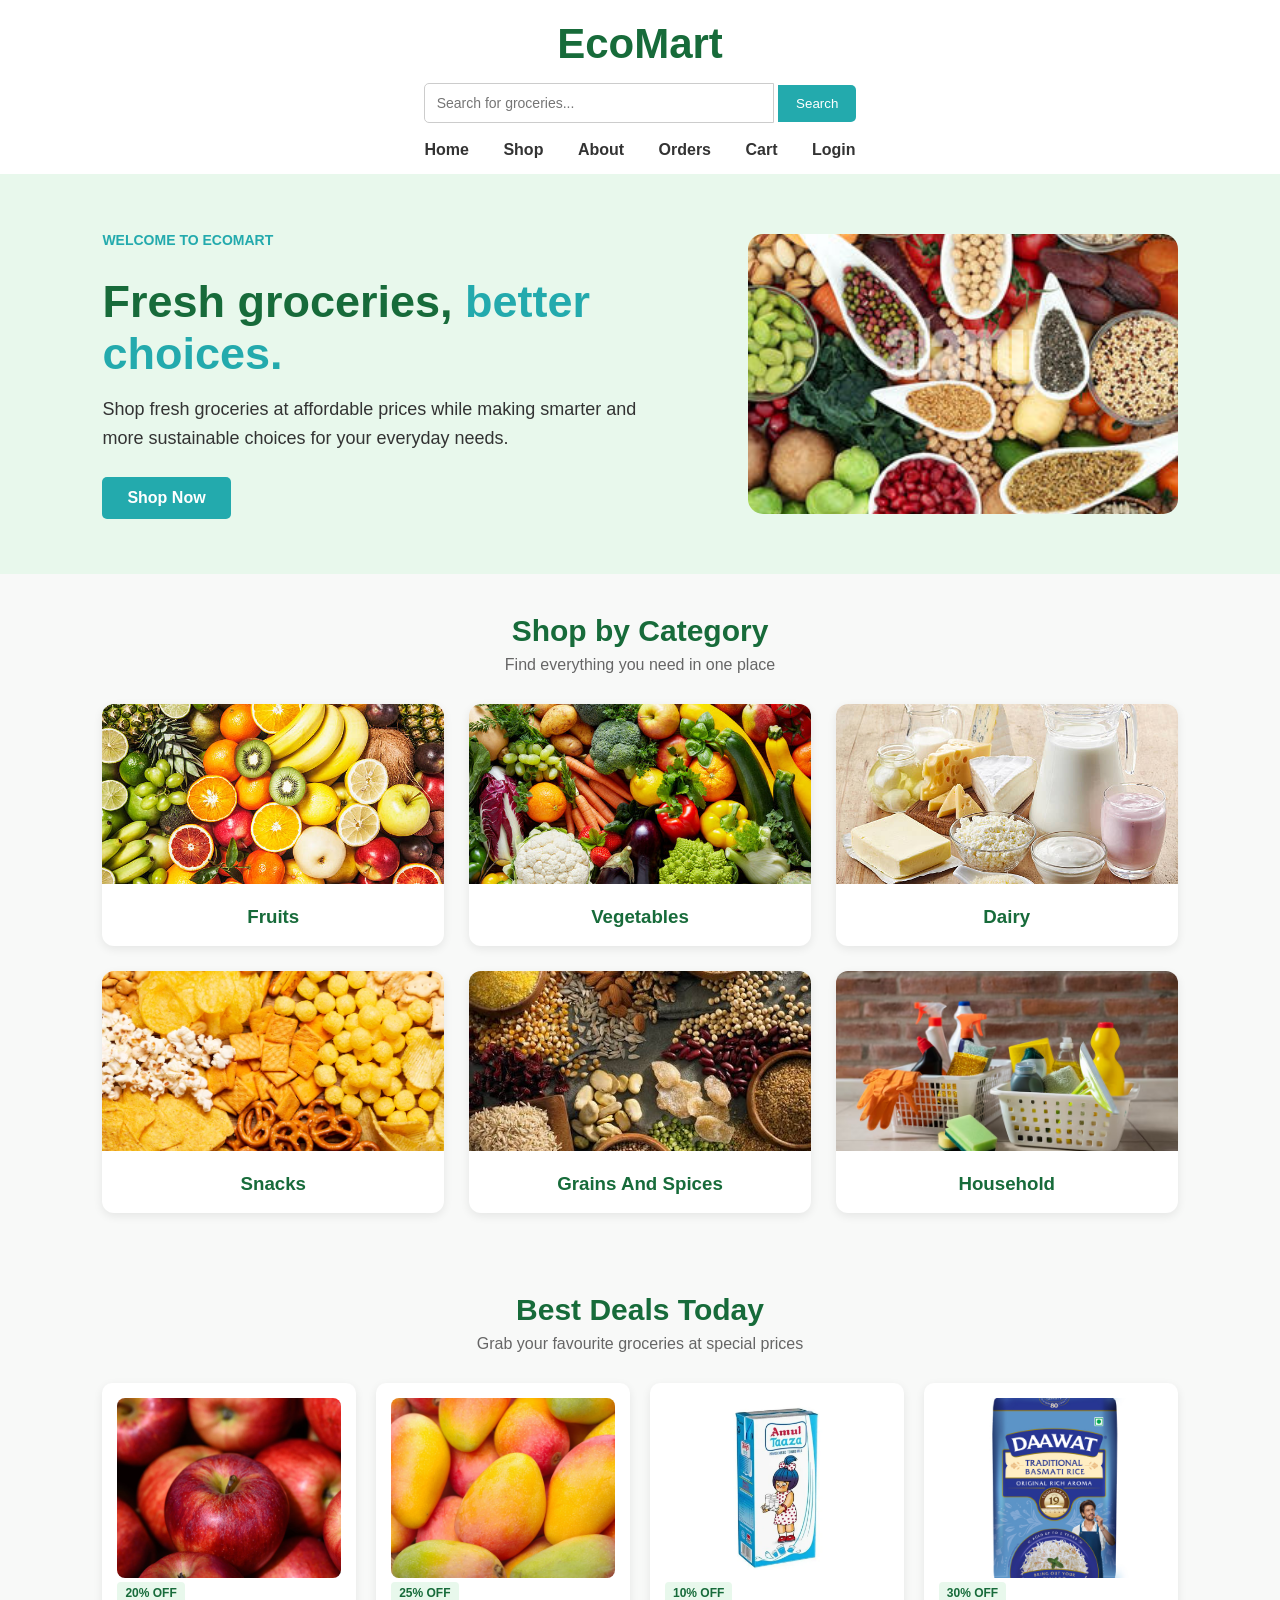
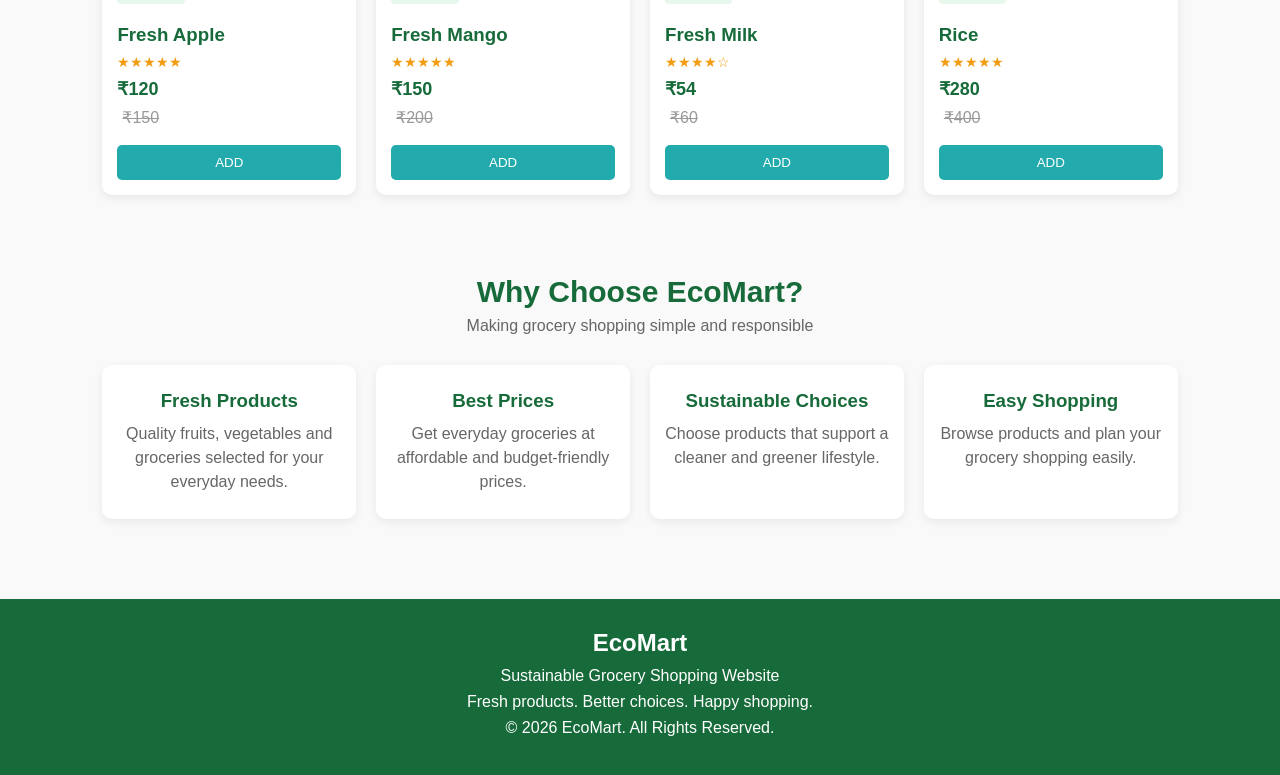
<file: index.html>
<!doctype html>
<html lang="en">
  <head>
    <meta charset="UTF-8" />
    <meta name="viewport" content="width=device-width, initial-scale=1.0" />

    <title>EcoMart - Sustainable Grocery Shopping</title>

    <link rel="stylesheet" href="style.css" />
  </head>

  <body>
    <!-- ==============================
         HEADER
    =============================== -->

    <header>
      <!-- Big EcoMart Title -->
      <div class="logo">EcoMart</div>

      <!-- Search Bar -->
      <div class="search">
        <input type="text" placeholder="Search for groceries..." />
        <button>Search</button>
      </div>

      <!-- Navigation -->
      <nav>
        <a href="index.html">Home</a>
        <a href="shop.html">Shop</a>
        <a href="about.html">About</a>
        <a href="order.html">Orders</a>
        <a href="cart.html">Cart</a>
        <a href="login.html">Login</a>
      </nav>
    </header>

    <!-- ==============================
         WELCOME SECTION
    =============================== -->

    <section class="welcome">
      <div class="welcome-content">
        <p class="small-title">WELCOME TO ECOMART</p>

        <h1>
          Fresh groceries,
          <span>better choices.</span>
        </h1>

        <p>
          Shop fresh groceries at affordable prices while making smarter and
          more sustainable choices for your everyday needs.
        </p>

        <a href="shop.html" class="btn"> Shop Now </a>
      </div>

      <div class="welcome-image">
        <img src="project_img1.jpg" alt="Fresh groceries" />
      </div>
    </section>

    <!-- ==============================
         CATEGORIES
    =============================== -->

    <section class="section">
      <div class="section-title">
        <h2>Shop by Category</h2>

        <p>Find everything you need in one place</p>
      </div>

      <div class="category-grid">
        <!-- Fruits -->

        <div class="category-card">
          <img src="project_img2.jpg" alt="Fruits" />

          <h3>Fruits</h3>
        </div>

        <!-- Vegetables -->

        <div class="category-card">
          <img src="project_img3.jpg" alt="Vegetables" />

          <h3>Vegetables</h3>
        </div>

        <!-- Dairy -->

        <div class="category-card">
          <img src="project_img4.jpg" alt="Dairy" />

          <h3>Dairy</h3>
        </div>

        <!-- Snacks -->

        <div class="category-card">
          <img src="project_img5.avif" alt="Snacks" />

          <h3>Snacks</h3>
        </div>

        <!-- Grains -->

        <div class="category-card">
          <img src="project_img6.jpeg" alt="Grains" />

          <h3>Grains And Spices</h3>
        </div>

        <!-- Household -->

        <div class="category-card">
          <img src="project_img7.avif" alt="Household products" />

          <h3>Household</h3>
        </div>
      </div>
    </section>
    <!-- ==============================
     BEST DEALS
============================== -->

    <section class="section">
      <div class="section-title">
        <h2>Best Deals Today</h2>

        <p>Grab your favourite groceries at special prices</p>
      </div>

      <div class="product-grid">
        <!-- Apple -->

        <div class="product-card">
          <img src="project_img8.webp" alt="Fresh Apple" />

          <p class="discount">20% OFF</p>

          <h3>Fresh Apple</h3>

          <p class="rating">★★★★★</p>

          <p class="price">₹120</p>

          <p class="old-price">₹150</p>

          <button class="add-btn">ADD</button>
        </div>

        <!-- Mango -->

        <div class="product-card">
          <img src="project_img9.webp" alt="Fresh Mango" />

          <p class="discount">25% OFF</p>

          <h3>Fresh Mango</h3>

          <p class="rating">★★★★★</p>

          <p class="price">₹150</p>

          <p class="old-price">₹200</p>

          <button class="add-btn">ADD</button>
        </div>

        <!-- Milk -->

        <div class="product-card">
          <img src="project_img10.webp" alt="Fresh Milk" />

          <p class="discount">10% OFF</p>

          <h3>Fresh Milk</h3>

          <p class="rating">★★★★☆</p>

          <p class="price">₹54</p>

          <p class="old-price">₹60</p>

          <button class="add-btn">ADD</button>
        </div>

        <!-- Rice -->

        <div class="product-card">
          <img src="project_img11.jpg" alt="Rice" />

          <p class="discount">30% OFF</p>

          <h3>Rice</h3>

          <p class="rating">★★★★★</p>

          <p class="price">₹280</p>

          <p class="old-price">₹400</p>

          <button class="add-btn">ADD</button>
        </div>
      </div>
    </section>
    <!-- ==============================
         WHY CHOOSE ECOMART
    =============================== -->

    <section class="section">
      <div class="section-title">
        <h2>Why Choose EcoMart?</h2>

        <p>Making grocery shopping simple and responsible</p>
      </div>

      <div class="benefits">
        <div class="benefit-card">
          <h3>Fresh Products</h3>

          <p>
            Quality fruits, vegetables and groceries selected for your everyday
            needs.
          </p>
        </div>

        <div class="benefit-card">
          <h3>Best Prices</h3>

          <p>
            Get everyday groceries at affordable and budget-friendly prices.
          </p>
        </div>

        <div class="benefit-card">
          <h3>Sustainable Choices</h3>

          <p>Choose products that support a cleaner and greener lifestyle.</p>
        </div>

        <div class="benefit-card">
          <h3>Easy Shopping</h3>

          <p>Browse products and plan your grocery shopping easily.</p>
        </div>
      </div>
    </section>

    <!-- ==============================
         FOOTER
    =============================== -->

    <footer>
      <h2>EcoMart</h2>
      <p>Sustainable Grocery Shopping Website</p>
      <p>Fresh products. Better choices. Happy shopping.</p>
      <p>© 2026 EcoMart. All Rights Reserved.</p>
    </footer>
  </body>
</html>
</file>
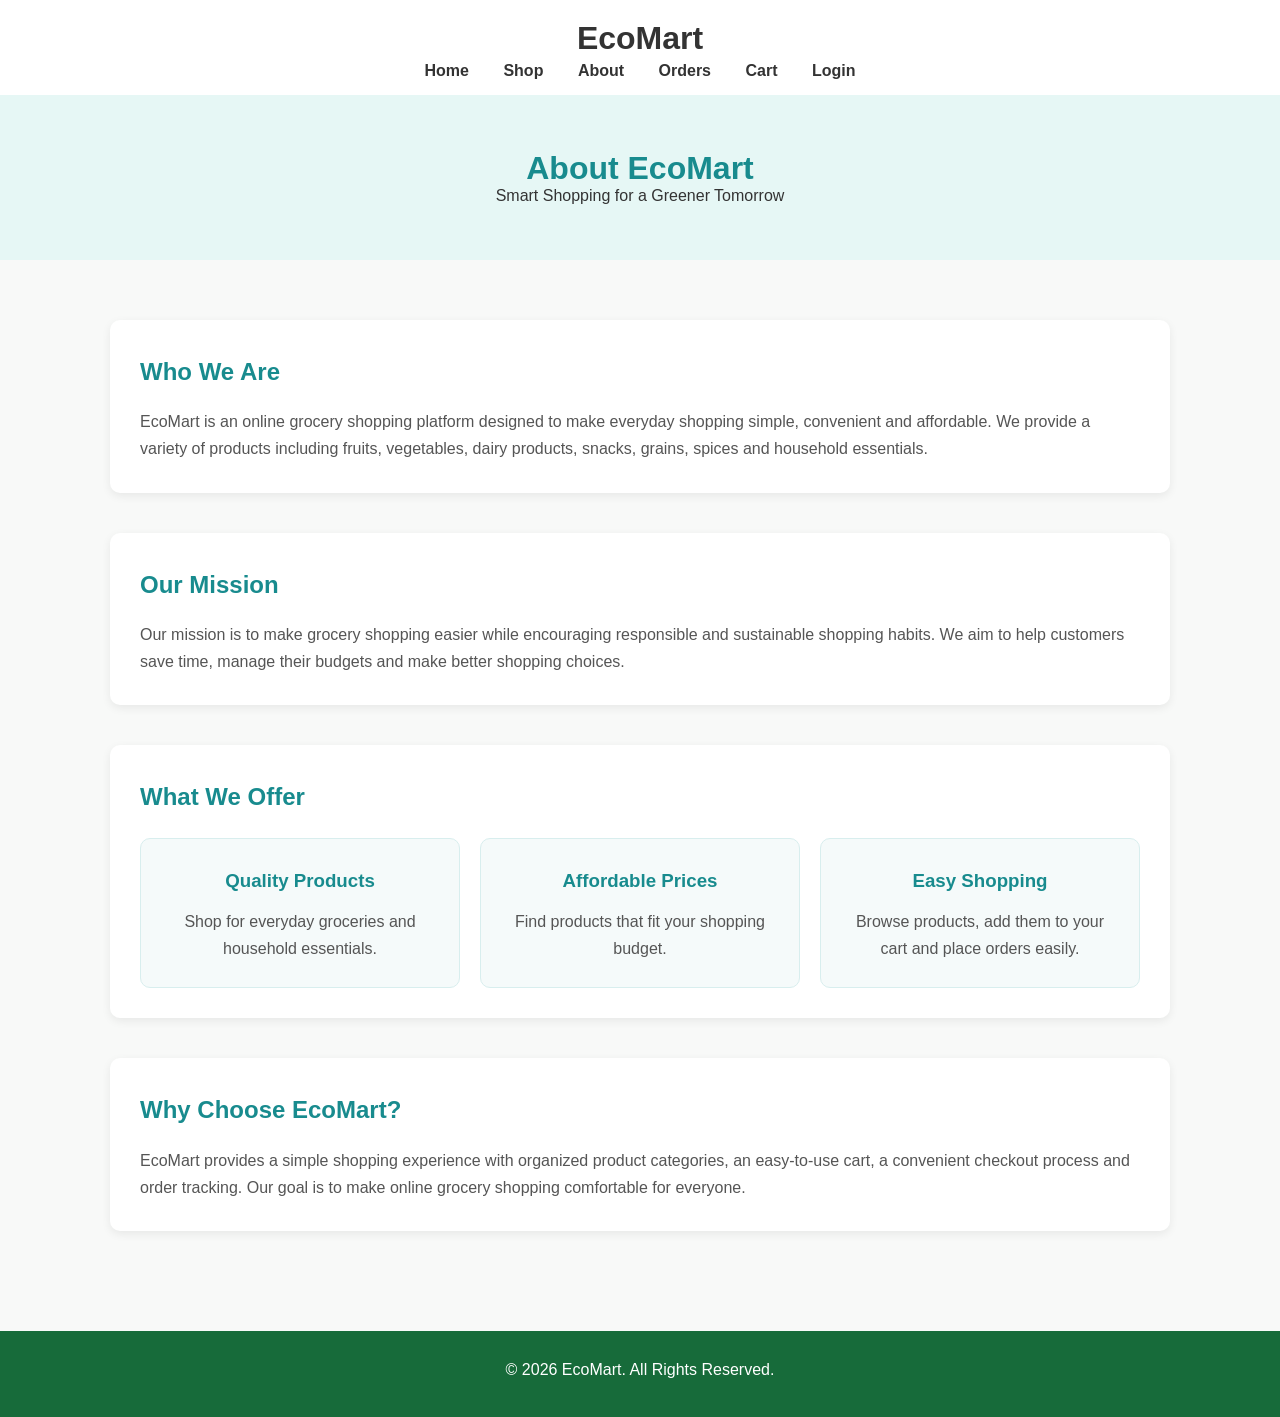
<file: about.html>
<!doctype html>
<html lang="en">
  <head>
    <meta charset="UTF-8" />
    <meta name="viewport" content="width=device-width, initial-scale=1.0" />
    <title>About Us - EcoMart</title>
    <link rel="stylesheet" href="style.css" />

    <style>
      .about-banner {
        background: #e6f7f5;
        text-align: center;
        padding: 55px 20px;
      }

      .about-banner h2 {
        color: #188b8e;
        font-size: 32px;
      }

      .about-container {
        max-width: 1100px;
        margin: 40px auto;
        padding: 20px;
      }

      .about-section {
        margin-bottom: 40px;
        line-height: 1.8;
      }

      .about-section h2 {
        color: #188b8e;
        margin-bottom: 15px;
      }

      .about-features {
        display: grid;
        grid-template-columns: repeat(3, 1fr);
        gap: 20px;
        margin-top: 20px;
      }

      .feature-card {
        background: #f5fafa;
        padding: 25px;
        text-align: center;
        border-radius: 10px;
        border: 1px solid #d8eeee;
      }

      .feature-card h3 {
        color: #188b8e;
        margin-bottom: 10px;
      }

      @media (max-width: 700px) {
        .about-features {
          grid-template-columns: 1fr;
        }
      }
    </style>
  </head>

  <body>
    <header>
      <h1>EcoMart</h1>
      <nav>
        <a href="index.html">Home</a>
        <a href="shop.html">Shop</a>
        <a href="about.html">About</a>
        <a href="order.html">Orders</a>
        <a href="cart.html">Cart</a>
        <a href="login.html">Login</a>
      </nav>
    </header>

    <section class="about-banner">
      <h2>About EcoMart</h2>
      <p>Smart Shopping for a Greener Tomorrow</p>
    </section>

    <div class="about-container">
      <section class="about-section">
        <h2>Who We Are</h2>
        <p>
          EcoMart is an online grocery shopping platform designed to make
          everyday shopping simple, convenient and affordable. We provide a
          variety of products including fruits, vegetables, dairy products,
          snacks, grains, spices and household essentials.
        </p>
      </section>

      <section class="about-section">
        <h2>Our Mission</h2>
        <p>
          Our mission is to make grocery shopping easier while encouraging
          responsible and sustainable shopping habits. We aim to help customers
          save time, manage their budgets and make better shopping choices.
        </p>
      </section>

      <section class="about-section">
        <h2>What We Offer</h2>

        <div class="about-features">
          <div class="feature-card">
            <h3>Quality Products</h3>
            <p>Shop for everyday groceries and household essentials.</p>
          </div>

          <div class="feature-card">
            <h3>Affordable Prices</h3>
            <p>Find products that fit your shopping budget.</p>
          </div>

          <div class="feature-card">
            <h3>Easy Shopping</h3>
            <p>
              Browse products, add them to your cart and place orders easily.
            </p>
          </div>
        </div>
      </section>

      <section class="about-section">
        <h2>Why Choose EcoMart?</h2>
        <p>
          EcoMart provides a simple shopping experience with organized product
          categories, an easy-to-use cart, a convenient checkout process and
          order tracking. Our goal is to make online grocery shopping
          comfortable for everyone.
        </p>
      </section>
    </div>

    <footer>
      <p>&copy; 2026 EcoMart. All Rights Reserved.</p>
    </footer>
  </body>
</html>
</file>
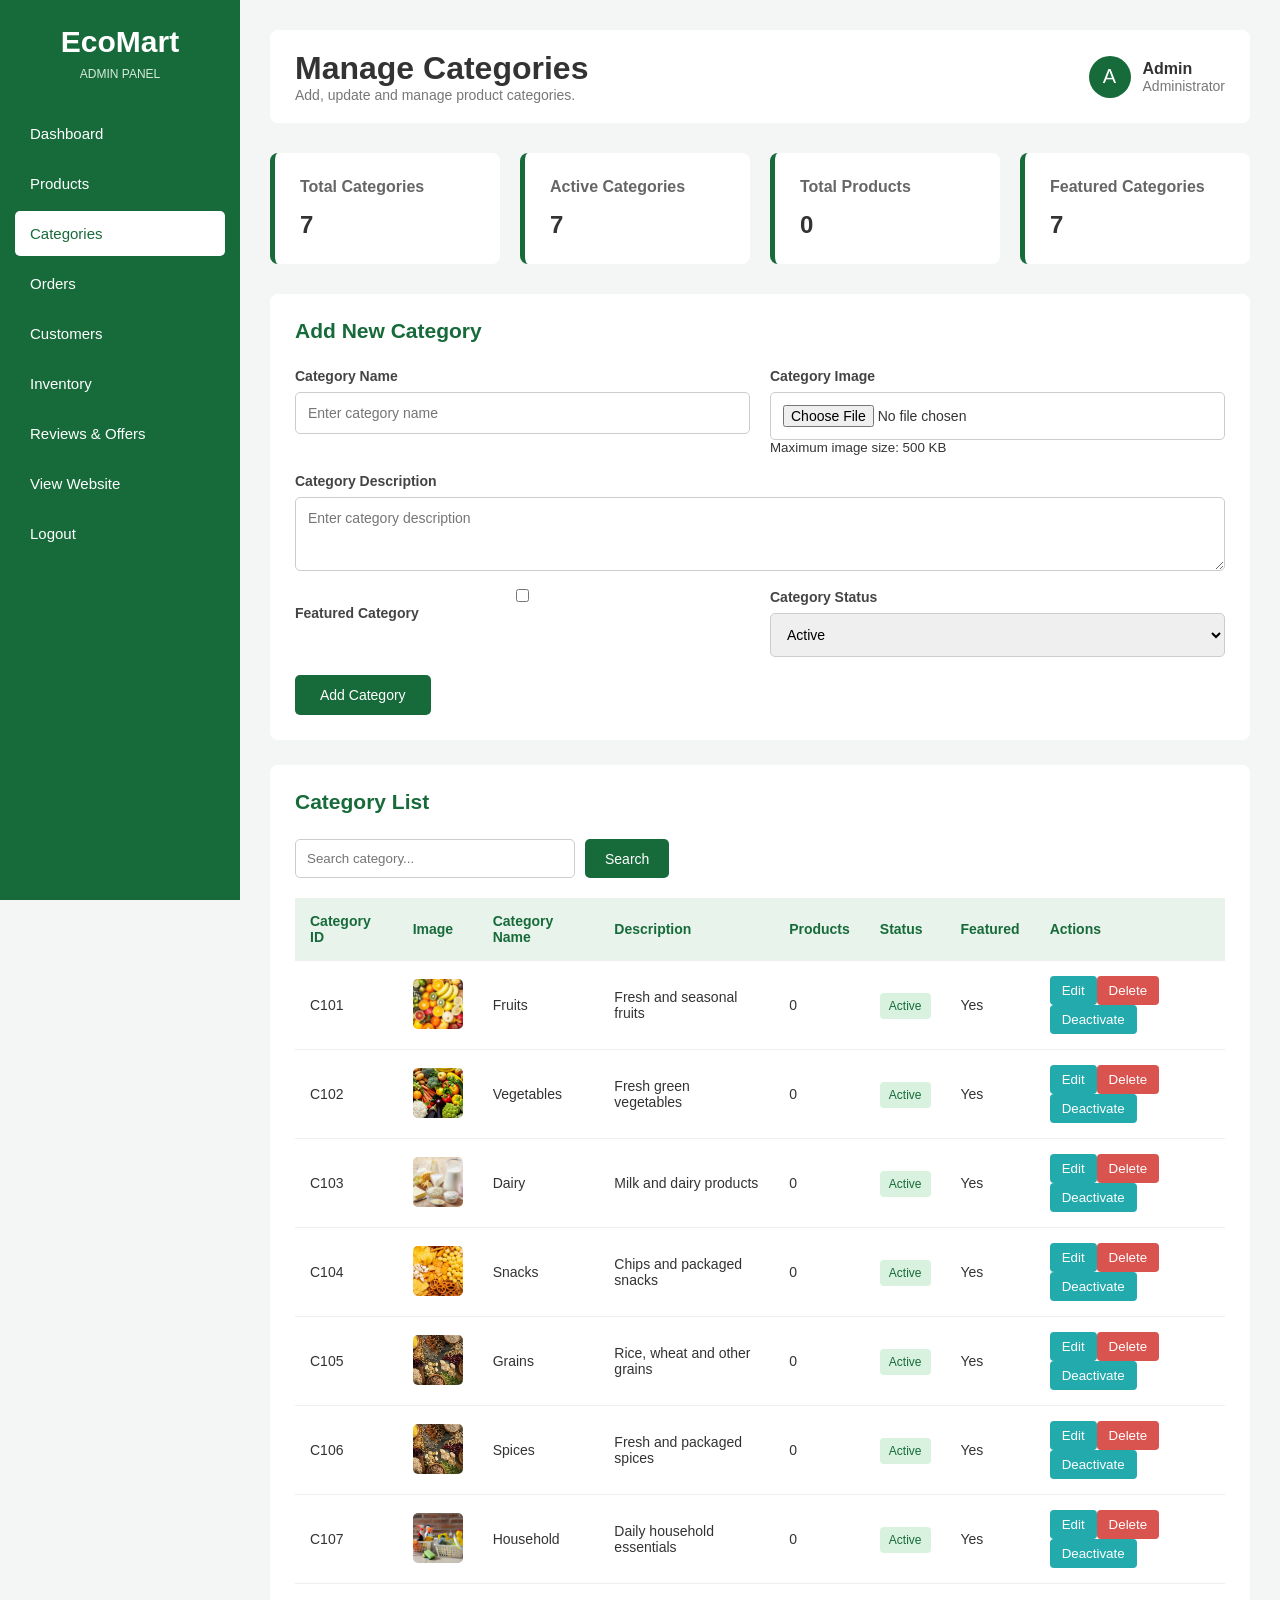
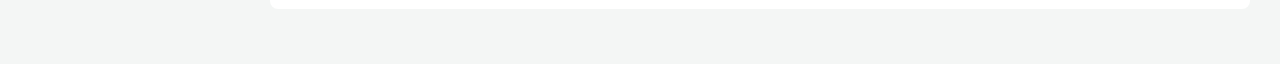
<file: admin-categories.html>
<!doctype html>
<html lang="en">
  <head>
    <meta charset="UTF-8" />
    <meta name="viewport" content="width=device-width, initial-scale=1.0" />
    <title>Manage Categories - EcoMart Admin</title>
    <link rel="stylesheet" href="admin.css" />
  </head>
  <body>
    <div class="sidebar">
      <h2>EcoMart</h2>
      <p class="admin-label">ADMIN PANEL</p>

      <a href="admin-dashboard.html">Dashboard</a>
      <a href="admin-products.html">Products</a>
      <a href="admin-categories.html" class="active">Categories</a>
      <a href="admin-orders.html">Orders</a>
      <a href="admin-customers.html">Customers</a>
      <a href="admin-inventory.html">Inventory</a>
      <a href="admin-reviews.html">Reviews & Offers</a>

      <a href="../index.html">View Website</a>
      <a href="../login.html">Logout</a>
    </div>

    <div class="main-content">
      <div class="top-header">
        <div>
          <h1>Manage Categories</h1>
          <p>Add, update and manage product categories.</p>
        </div>

        <div class="profile">
          <div class="profile-icon">A</div>
          <div>
            <strong>Admin</strong>
            <p>Administrator</p>
          </div>
        </div>
      </div>

      <!-- Dashboard Cards -->
      <div class="dashboard-cards">
        <div class="dashboard-card">
          <h3>Total Categories</h3>
          <h2 id="totalCategories">0</h2>
        </div>

        <div class="dashboard-card">
          <h3>Active Categories</h3>
          <h2 id="activeCategories">0</h2>
        </div>

        <div class="dashboard-card">
          <h3>Total Products</h3>
          <h2 id="totalProducts">0</h2>
        </div>

        <div class="dashboard-card">
          <h3>Featured Categories</h3>
          <h2 id="featuredCategories">0</h2>
        </div>
      </div>

      <!-- Add Category Form -->
      <div class="dashboard-section">
        <h2 id="formHeading">Add New Category</h2>

        <form class="product-form" id="categoryForm">
          <div class="form-row">
            <div class="form-group">
              <label>Category Name</label>
              <input
                type="text"
                id="categoryName"
                placeholder="Enter category name"
                required
              />
            </div>

            <div class="form-group">
              <label>Category Image</label>
              <input type="file" id="categoryImage" accept="image/*" />
              <small>Maximum image size: 500 KB</small>
            </div>
          </div>

          <div class="form-group">
            <label>Category Description</label>
            <textarea
              id="categoryDescription"
              rows="3"
              placeholder="Enter category description"
              required
            ></textarea>
          </div>

          <div class="form-row">
            <div class="form-group">
              <label>
                <input type="checkbox" id="categoryFeatured" />
                Featured Category
              </label>
            </div>

            <div class="form-group">
              <label>Category Status</label>
              <select id="categoryStatus">
                <option value="Active">Active</option>
                <option value="Inactive">Inactive</option>
              </select>
            </div>
          </div>

          <button type="submit" class="admin-btn" id="saveButton">
            Add Category
          </button>

          <button
            type="button"
            class="edit-btn"
            id="cancelButton"
            style="display: none"
            onclick="resetForm()"
          >
            Cancel Edit
          </button>
        </form>
      </div>

      <!-- Category List -->
      <div class="dashboard-section">
        <h2>Category List</h2>

        <div class="product-search">
          <input
            type="text"
            id="searchCategory"
            placeholder="Search category..."
          />

          <button class="admin-btn" type="button" onclick="displayCategories()">
            Search
          </button>
        </div>

        <div style="overflow-x: auto">
          <table>
            <thead>
              <tr>
                <th>Category ID</th>
                <th>Image</th>
                <th>Category Name</th>
                <th>Description</th>
                <th>Products</th>
                <th>Status</th>
                <th>Featured</th>
                <th>Actions</th>
              </tr>
            </thead>

            <tbody id="categoryTable"></tbody>
          </table>
        </div>

        <p id="emptyMessage" style="display: none">No categories found.</p>
      </div>
    </div>

    <script>
      // Default categories
      const defaultCategories = [
        {
          id: "C101",
          name: "Fruits",
          description: "Fresh and seasonal fruits",
          image: "../project_img2.jpg",
          status: "Active",
          featured: true,
        },
        {
          id: "C102",
          name: "Vegetables",
          description: "Fresh green vegetables",
          image: "../project_img3.jpg",
          status: "Active",
          featured: true,
        },
        {
          id: "C103",
          name: "Dairy",
          description: "Milk and dairy products",
          image: "../project_img4.jpg",
          status: "Active",
          featured: true,
        },
        {
          id: "C104",
          name: "Snacks",
          description: "Chips and packaged snacks",
          image: "../project_img5.avif",
          status: "Active",
          featured: true,
        },
        {
          id: "C105",
          name: "Grains",
          description: "Rice, wheat and other grains",
          image: "../project_img6.jpeg",
          status: "Active",
          featured: true,
        },
        {
          id: "C106",
          name: "Spices",
          description: "Fresh and packaged spices",
          image: "../project_img6.jpeg",
          status: "Active",
          featured: true,
        },
        {
          id: "C107",
          name: "Household",
          description: "Daily household essentials",
          image: "../project_img7.avif",
          status: "Active",
          featured: true,
        },
      ];

      // Load categories from localStorage
      let categories = JSON.parse(localStorage.getItem("ecoCategories"));

      if (!Array.isArray(categories)) {
        categories = defaultCategories;
        saveCategories();
      }

      let editingId = null;

      // Save categories
      function saveCategories() {
        localStorage.setItem("ecoCategories", JSON.stringify(categories));
      }

      // Get product list
      function getProducts() {
        return JSON.parse(localStorage.getItem("ecoProducts")) || [];
      }

      // Count products in a category
      function countProducts(categoryName) {
        return getProducts().filter(
          (product) =>
            (product.category || "").toLowerCase() ===
            categoryName.toLowerCase(),
        ).length;
      }

      // Update dashboard
      function updateDashboard() {
        document.getElementById("totalCategories").textContent =
          categories.length;

        document.getElementById("activeCategories").textContent =
          categories.filter((c) => c.status === "Active").length;

        document.getElementById("totalProducts").textContent =
          getProducts().length;

        document.getElementById("featuredCategories").textContent =
          categories.filter((c) => c.featured).length;
      }

      // Display categories
      function displayCategories() {
        const table = document.getElementById("categoryTable");
        const search = document
          .getElementById("searchCategory")
          .value.toLowerCase()
          .trim();

        table.innerHTML = "";

        const filtered = categories.filter((category) =>
          category.name.toLowerCase().includes(search),
        );

        document.getElementById("emptyMessage").style.display =
          filtered.length === 0 ? "block" : "none";

        filtered.forEach((category) => {
          const productCount = countProducts(category.name);

          const row = document.createElement("tr");

          const imageCell = document.createElement("td");
          const image = document.createElement("img");

          if (category.image) {
            image.src = category.image;
            image.alt = category.name;
            image.style.width = "50px";
            image.style.height = "50px";
            image.style.objectFit = "cover";
            image.style.borderRadius = "5px";
            imageCell.appendChild(image);
          } else {
            imageCell.textContent = "No Image";
          }

          const idCell = document.createElement("td");
          idCell.textContent = category.id;

          const nameCell = document.createElement("td");
          nameCell.textContent = category.name;

          const descriptionCell = document.createElement("td");
          descriptionCell.textContent = category.description;

          const countCell = document.createElement("td");
          countCell.textContent = productCount;

          const statusCell = document.createElement("td");
          const status = document.createElement("span");
          status.textContent = category.status;

          status.className =
            category.status === "Active" ? "stock-available" : "pending";

          statusCell.appendChild(status);

          const featuredCell = document.createElement("td");
          featuredCell.textContent = category.featured ? "Yes" : "No";

          const actionCell = document.createElement("td");

          const editButton = document.createElement("button");
          editButton.textContent = "Edit";
          editButton.className = "edit-btn";
          editButton.onclick = function () {
            editCategory(category.id);
          };

          const deleteButton = document.createElement("button");
          deleteButton.textContent = "Delete";
          deleteButton.className = "delete-btn";
          deleteButton.onclick = function () {
            deleteCategory(category.id);
          };

          const statusButton = document.createElement("button");
          statusButton.textContent =
            category.status === "Active" ? "Deactivate" : "Activate";
          statusButton.className = "edit-btn";
          statusButton.onclick = function () {
            toggleStatus(category.id);
          };

          actionCell.appendChild(editButton);
          actionCell.appendChild(deleteButton);
          actionCell.appendChild(statusButton);

          row.appendChild(idCell);
          row.appendChild(imageCell);
          row.appendChild(nameCell);
          row.appendChild(descriptionCell);
          row.appendChild(countCell);
          row.appendChild(statusCell);
          row.appendChild(featuredCell);
          row.appendChild(actionCell);

          table.appendChild(row);
        });

        updateDashboard();
      }

      // Add or update category
      document
        .getElementById("categoryForm")
        .addEventListener("submit", function (event) {
          event.preventDefault();

          const name = document.getElementById("categoryName").value.trim();

          const description = document
            .getElementById("categoryDescription")
            .value.trim();

          const status = document.getElementById("categoryStatus").value;
          const featured = document.getElementById("categoryFeatured").checked;
          const file = document.getElementById("categoryImage").files[0];

          if (!name || !description) {
            alert("Please fill all required fields.");
            return;
          }

          // Prevent duplicate category names
          const duplicate = categories.some(
            (category) =>
              category.name.toLowerCase() === name.toLowerCase() &&
              category.id !== editingId,
          );

          if (duplicate) {
            alert("This category already exists.");
            return;
          }

          if (file && file.size > 500 * 1024) {
            alert("Image size must be less than 500 KB.");
            return;
          }

          function saveCategory(imageData) {
            if (editingId) {
              const index = categories.findIndex(
                (category) => category.id === editingId,
              );

              if (index !== -1) {
                categories[index].name = name;
                categories[index].description = description;
                categories[index].status = status;
                categories[index].featured = featured;

                if (imageData !== null) {
                  categories[index].image = imageData;
                }

                // Update product category names if renamed
                const oldName = categories[index].oldName;

                if (oldName && oldName !== name) {
                  updateProductCategoryNames(oldName, name);
                }
              }

              alert("Category updated successfully!");
            } else {
              const newCategory = {
                id: "C" + Date.now(),
                name: name,
                description: description,
                image: imageData || "",
                status: status,
                featured: featured,
              };

              categories.push(newCategory);
              alert("Category added successfully!");
            }

            saveCategories();
            resetForm();
            displayCategories();
          }

          if (file) {
            const reader = new FileReader();

            reader.onload = function () {
              saveCategory(reader.result);
            };

            reader.onerror = function () {
              alert("Unable to read the selected image.");
            };

            reader.readAsDataURL(file);
          } else {
            saveCategory(null);
          }
        });

      // Update product category names after category rename
      function updateProductCategoryNames(oldName, newName) {
        const products = getProducts();

        products.forEach((product) => {
          if (
            (product.category || "").toLowerCase() === oldName.toLowerCase()
          ) {
            product.category = newName;
          }
        });

        localStorage.setItem("ecoProducts", JSON.stringify(products));
      }

      // Edit category
      function editCategory(id) {
        const category = categories.find((c) => c.id === id);

        if (!category) return;

        editingId = id;

        document.getElementById("categoryName").value = category.name;
        document.getElementById("categoryDescription").value =
          category.description;

        document.getElementById("categoryStatus").value = category.status;
        document.getElementById("categoryFeatured").checked = category.featured;

        // Save the old name for product updates
        category.oldName = category.name;

        document.getElementById("formHeading").textContent = "Edit Category";

        document.getElementById("saveButton").textContent = "Update Category";

        document.getElementById("cancelButton").style.display = "inline-block";

        window.scrollTo({ top: 0, behavior: "smooth" });
      }

      // Delete category
      function deleteCategory(id) {
        const category = categories.find((c) => c.id === id);

        if (!category) return;

        const productCount = countProducts(category.name);

        if (productCount > 0) {
          alert(
            "This category contains " +
              productCount +
              " product(s). Move or delete those products first.",
          );
          return;
        }

        if (confirm("Are you sure you want to delete " + category.name + "?")) {
          categories = categories.filter((c) => c.id !== id);

          saveCategories();
          displayCategories();

          alert("Category deleted successfully!");
        }
      }

      // Activate or deactivate category
      function toggleStatus(id) {
        const category = categories.find((c) => c.id === id);

        if (!category) return;

        category.status = category.status === "Active" ? "Inactive" : "Active";

        saveCategories();
        displayCategories();
      }

      // Reset form
      function resetForm() {
        editingId = null;

        document.getElementById("categoryForm").reset();

        document.getElementById("formHeading").textContent = "Add New Category";

        document.getElementById("saveButton").textContent = "Add Category";

        document.getElementById("cancelButton").style.display = "none";

        categories.forEach((category) => {
          delete category.oldName;
        });
      }

      // Search while typing
      document
        .getElementById("searchCategory")
        .addEventListener("input", displayCategories);

      // Refresh when products/categories change in another tab
      window.addEventListener("storage", function (event) {
        if (event.key === "ecoProducts" || event.key === "ecoCategories") {
          categories = JSON.parse(localStorage.getItem("ecoCategories")) || [];

          displayCategories();
        }
      });

      // Initial display
      displayCategories();
    </script>
  </body>
</html>
</file>
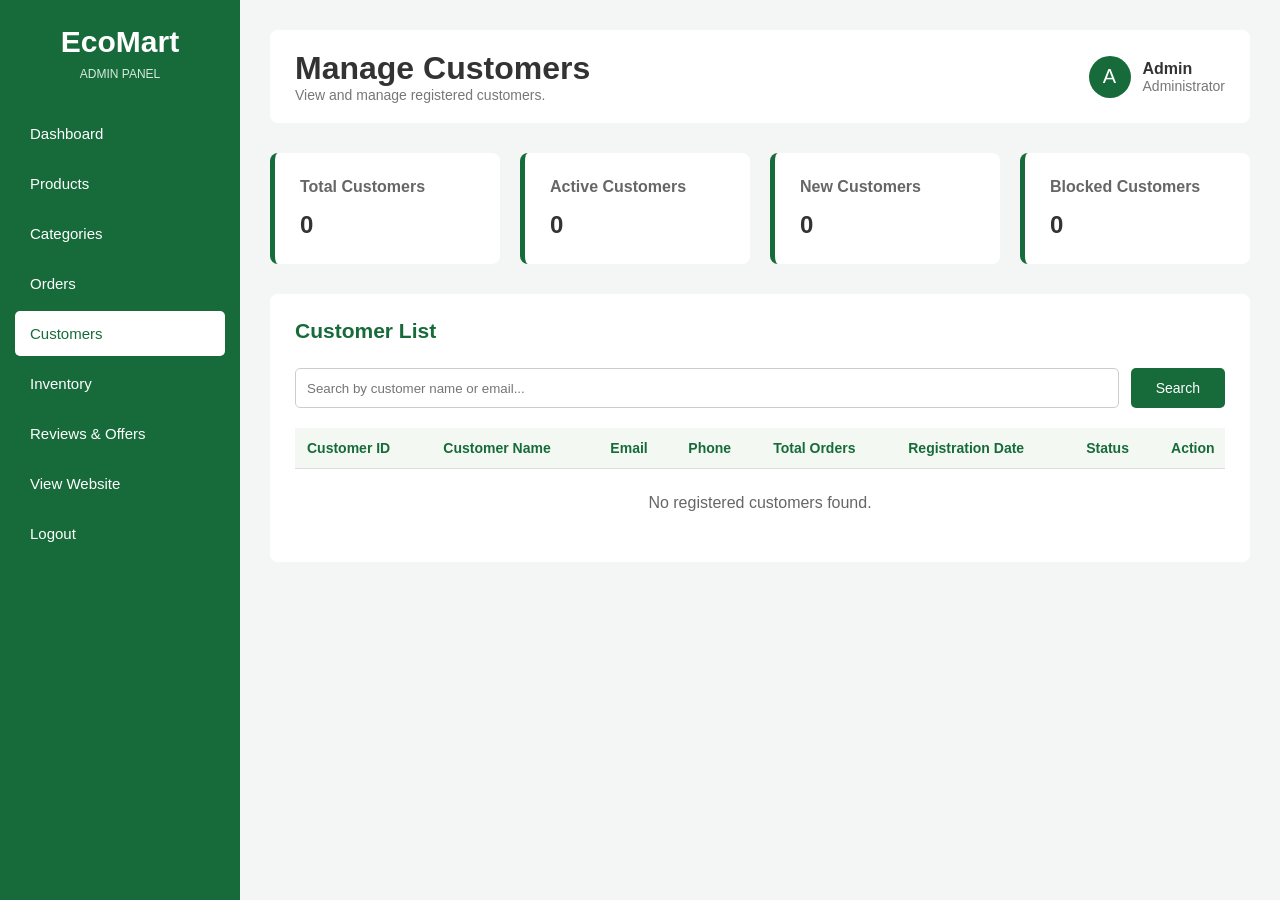
<file: admin-customers.html>
<!doctype html>
<html lang="en">
  <head>
    <meta charset="UTF-8" />
    <meta name="viewport" content="width=device-width, initial-scale=1.0" />
    <title>Manage Customers - EcoMart Admin</title>
    <link rel="stylesheet" href="admin.css" />

    <style>
      .customer-controls {
        display: flex;
        gap: 12px;
        margin: 20px 0;
      }

      .customer-controls input {
        flex: 1;
        padding: 11px;
        border: 1px solid #ccc;
        border-radius: 5px;
      }

      .customer-table {
        width: 100%;
        min-width: 950px;
        border-collapse: collapse;
      }

      .customer-table th,
      .customer-table td {
        padding: 12px;
        text-align: left;
        border-bottom: 1px solid #ddd;
      }

      .customer-table th {
        background: #f3f8f3;
      }

      .table-container {
        overflow-x: auto;
      }

      .customer-btn {
        padding: 7px 12px;
        border: none;
        border-radius: 4px;
        color: white;
        cursor: pointer;
        margin: 2px;
      }

      .view-btn {
        background: #176b3a;
      }

      .block-btn {
        background: #c0392b;
      }

      .activate-btn {
        background: #176b3a;
      }

      .customer-details {
        display: none;
        background: white;
        padding: 20px;
        margin-top: 20px;
        border-radius: 8px;
        border: 1px solid #ddd;
      }

      .customer-details p {
        padding: 8px 0;
        border-bottom: 1px solid #eee;
      }

      .empty-message {
        text-align: center;
        padding: 25px;
        color: #666;
      }
    </style>
  </head>

  <body>
    <div class="sidebar">
      <h2>EcoMart</h2>
      <p class="admin-label">ADMIN PANEL</p>

      <a href="admin-dashboard.html">Dashboard</a>
      <a href="admin-products.html">Products</a>
      <a href="admin-categories.html">Categories</a>
      <a href="admin-orders.html">Orders</a>
      <a href="admin-customers.html" class="active">Customers</a>
      <a href="admin-inventory.html">Inventory</a>
      <a href="admin-reviews.html">Reviews & Offers</a>

      <a href="../index.html">View Website</a>
      <a href="../login.html">Logout</a>
    </div>

    <div class="main-content">
      <div class="top-header">
        <div>
          <h1>Manage Customers</h1>
          <p>View and manage registered customers.</p>
        </div>

        <div class="profile">
          <div class="profile-icon">A</div>
          <div>
            <strong>Admin</strong>
            <p>Administrator</p>
          </div>
        </div>
      </div>

      <!-- CUSTOMER STATISTICS -->

      <div class="dashboard-cards">
        <div class="dashboard-card">
          <h3>Total Customers</h3>
          <h2 id="totalCustomers">0</h2>
        </div>

        <div class="dashboard-card">
          <h3>Active Customers</h3>
          <h2 id="activeCustomers">0</h2>
        </div>

        <div class="dashboard-card">
          <h3>New Customers</h3>
          <h2 id="newCustomers">0</h2>
        </div>

        <div class="dashboard-card">
          <h3>Blocked Customers</h3>
          <h2 id="blockedCustomers">0</h2>
        </div>
      </div>

      <!-- CUSTOMER LIST -->

      <div class="dashboard-section">
        <h2>Customer List</h2>

        <div class="customer-controls">
          <input
            type="text"
            id="searchCustomer"
            placeholder="Search by customer name or email..."
          />

          <button type="button" class="admin-btn" onclick="displayCustomers()">
            Search
          </button>
        </div>

        <div class="table-container">
          <table class="customer-table">
            <thead>
              <tr>
                <th>Customer ID</th>
                <th>Customer Name</th>
                <th>Email</th>
                <th>Phone</th>
                <th>Total Orders</th>
                <th>Registration Date</th>
                <th>Status</th>
                <th>Action</th>
              </tr>
            </thead>

            <tbody id="customerTableBody"></tbody>
          </table>
        </div>

        <div id="emptyMessage" class="empty-message" style="display: none">
          No registered customers found.
        </div>
      </div>

      <!-- CUSTOMER DETAILS -->

      <div class="customer-details" id="customerDetails">
        <h2>Customer Details</h2>

        <div id="customerDetailsContent"></div>

        <button type="button" class="admin-btn" onclick="closeDetails()">
          Close
        </button>
      </div>
    </div>

    <script>
      // LOAD CUSTOMERS

      let customers = JSON.parse(localStorage.getItem("ecoCustomers")) || [];

      let orders = JSON.parse(localStorage.getItem("ecoOrders")) || [];

      // SAFE TEXT DISPLAY

      function escapeHTML(value) {
        return String(value ?? "").replace(/[&<>"']/g, function (character) {
          const characters = {
            "&": "&amp;",
            "<": "&lt;",
            ">": "&gt;",
            '"': "&quot;",
            "'": "&#039;",
          };

          return characters[character];
        });
      }

      // COUNT CUSTOMER ORDERS

      function getOrderCount(customer) {
        return orders.filter(function (order) {
          return (
            String(order.email || "").toLowerCase() ===
            String(customer.email || "").toLowerCase()
          );
        }).length;
      }

      // UPDATE CUSTOMER STATISTICS

      function updateStatistics() {
        let active = 0;
        let blocked = 0;
        let newCount = 0;

        customers.forEach(function (customer) {
          if (customer.status === "Blocked") {
            blocked++;
          } else {
            active++;
          }

          if (customer.registrationDate) {
            let registrationDate = new Date(customer.registrationDate);

            let days = (new Date() - registrationDate) / (1000 * 60 * 60 * 24);

            if (!isNaN(days) && days >= 0 && days <= 30) {
              newCount++;
            }
          }
        });

        document.getElementById("totalCustomers").innerText = customers.length;

        document.getElementById("activeCustomers").innerText = active;

        document.getElementById("blockedCustomers").innerText = blocked;

        document.getElementById("newCustomers").innerText = newCount;
      }

      // DISPLAY CUSTOMERS

      function displayCustomers() {
        customers = JSON.parse(localStorage.getItem("ecoCustomers")) || [];

        orders = JSON.parse(localStorage.getItem("ecoOrders")) || [];

        updateStatistics();

        let search = document
          .getElementById("searchCustomer")
          .value.toLowerCase()
          .trim();

        let table = document.getElementById("customerTableBody");

        table.innerHTML = "";

        let filteredCustomers = customers.filter(function (customer) {
          let name = String(customer.name || "").toLowerCase();
          let email = String(customer.email || "").toLowerCase();

          return name.includes(search) || email.includes(search);
        });

        document.getElementById("emptyMessage").style.display =
          filteredCustomers.length === 0 ? "block" : "none";

        filteredCustomers.forEach(function (customer) {
          let index = customers.indexOf(customer);

          let customerId =
            customer.customerId || customer.id || "CU" + (101 + index);

          let phone = customer.phone || customer.mobile || "Not provided";

          let date =
            customer.registrationDate || customer.date || "Not available";

          let status = customer.status || "Active";

          let orderCount = getOrderCount(customer);

          let statusHTML =
            status === "Blocked"
              ? '<span class="pending">Blocked</span>'
              : '<span class="stock-available">Active</span>';

          let actionHTML =
            status === "Blocked"
              ? '<button class="customer-btn activate-btn" onclick="changeStatus(' +
                index +
                ')">Activate</button>'
              : '<button class="customer-btn block-btn" onclick="changeStatus(' +
                index +
                ')">Block</button>';

          let row = document.createElement("tr");

          row.innerHTML = `

                    <td>${escapeHTML(customerId)}</td>

                    <td>${escapeHTML(customer.name)}</td>

                    <td>${escapeHTML(customer.email)}</td>

                    <td>${escapeHTML(phone)}</td>

                    <td>${orderCount}</td>

                    <td>${escapeHTML(date)}</td>

                    <td>${statusHTML}</td>

                    <td>
                        <button
                            class="customer-btn view-btn"
                            onclick="viewCustomer(${index})"
                        >
                            View
                        </button>

                        ${actionHTML}
                    </td>

                `;

          table.appendChild(row);
        });
      }

      // BLOCK OR ACTIVATE CUSTOMER

      function changeStatus(index) {
        let customer = customers[index];

        if (customer.status === "Blocked") {
          customer.status = "Active";
        } else {
          customer.status = "Blocked";
        }

        localStorage.setItem("ecoCustomers", JSON.stringify(customers));

        alert("Customer status updated successfully!");

        displayCustomers();
      }

      // VIEW CUSTOMER DETAILS

      function viewCustomer(index) {
        let customer = customers[index];

        let customerId =
          customer.customerId || customer.id || "CU" + (101 + index);

        let phone = customer.phone || customer.mobile || "Not provided";

        let date =
          customer.registrationDate || customer.date || "Not available";

        let orderCount = getOrderCount(customer);

        document.getElementById("customerDetailsContent").innerHTML = `

                <p><strong>Customer ID:</strong> ${escapeHTML(customerId)}</p>

                <p><strong>Name:</strong> ${escapeHTML(customer.name)}</p>

                <p><strong>Email:</strong> ${escapeHTML(customer.email)}</p>

                <p><strong>Phone:</strong> ${escapeHTML(phone)}</p>

                <p><strong>Total Orders:</strong> ${orderCount}</p>

                <p><strong>Registration Date:</strong> ${escapeHTML(date)}</p>

                <p><strong>Status:</strong> ${escapeHTML(customer.status || "Active")}</p>

            `;

        document.getElementById("customerDetails").style.display = "block";

        document.getElementById("customerDetails").scrollIntoView({
          behavior: "smooth",
        });
      }

      // CLOSE DETAILS

      function closeDetails() {
        document.getElementById("customerDetails").style.display = "none";
      }

      // SEARCH

      document
        .getElementById("searchCustomer")
        .addEventListener("input", displayCustomers);

      // LOAD PAGE

      displayCustomers();
    </script>
  </body>
</html>
</file>
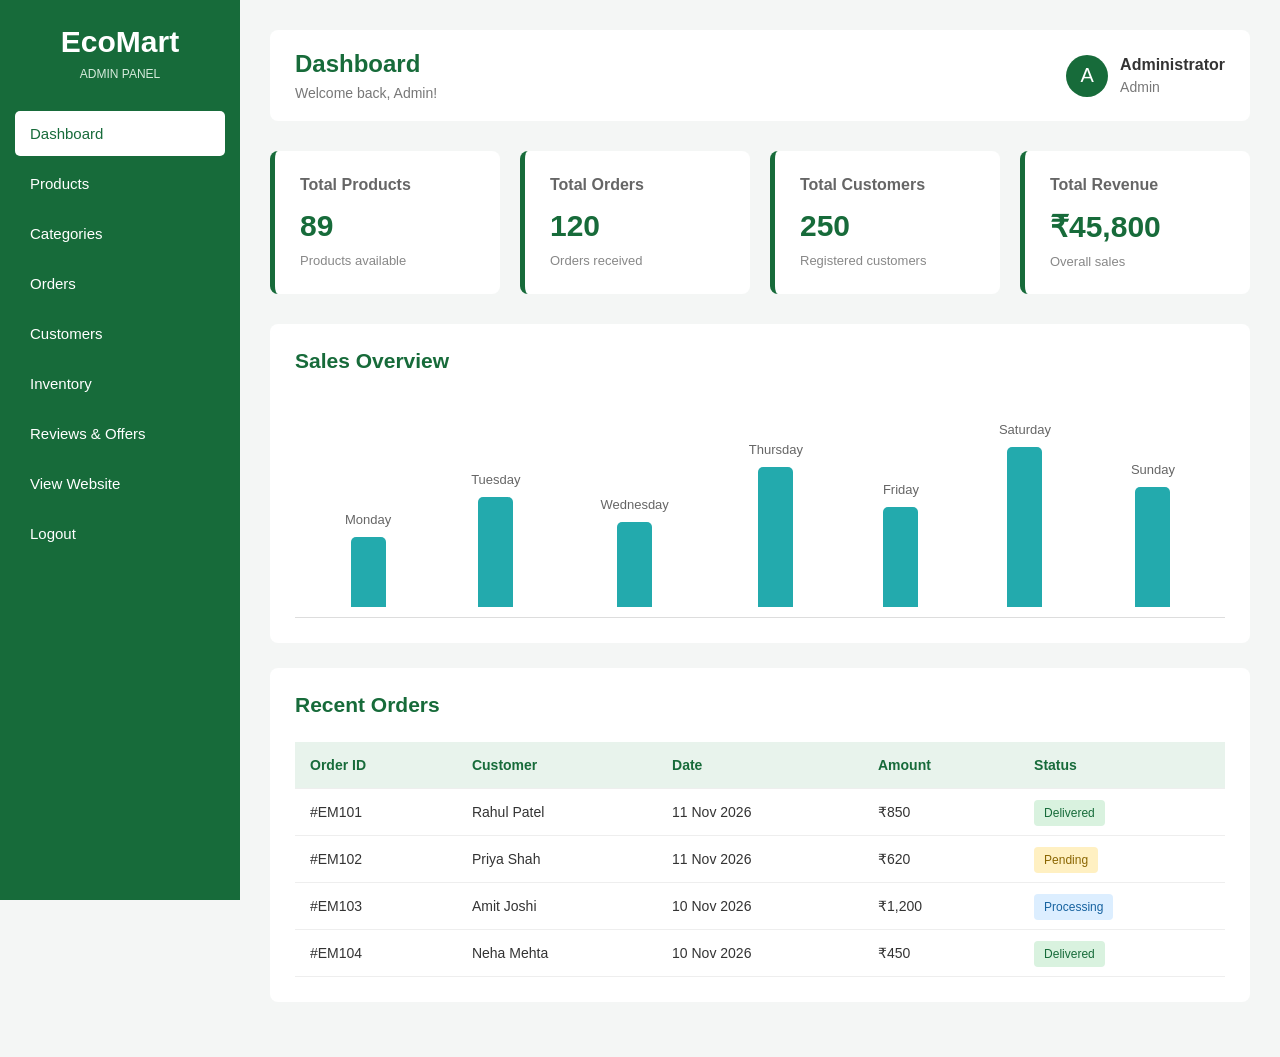
<file: admin-dashboard.html>
<!doctype html>
<html lang="en">
  <head>
    <meta charset="UTF-8" />
    <meta name="viewport" content="width=device-width, initial-scale=1.0" />

    <title>EcoMart - Admin Dashboard</title>

    <link rel="stylesheet" href="admin.css" />
  </head>

  <body>
    <!-- SIDEBAR -->

    <div class="sidebar">
      <h2>EcoMart</h2>
      <p class="admin-label">ADMIN PANEL</p>

      <a href="admin-dashboard.html" class="active">Dashboard</a>
      <a href="admin-products.html">Products</a>
      <a href="admin-categories.html">Categories</a>
      <a href="admin-orders.html">Orders</a>
      <a href="admin-customers.html">Customers</a>
      <a href="admin-inventory.html">Inventory</a>
      <a href="admin-reviews.html">Reviews & Offers</a>
      <a href="../index.html">View Website</a>
      <a href="../login.html">Logout</a>
    </div>

    <!-- MAIN CONTENT -->

    <div class="main-content">
      <!-- TOP HEADER -->

      <div class="top-header">
        <div>
          <h2>Dashboard</h2>
          <p>Welcome back, Admin!</p>
        </div>

        <div class="profile">
          <div class="profile-icon">A</div>
          <div>
            <h4>Administrator</h4>
            <p>Admin</p>
          </div>
        </div>
      </div>

      <!-- SUMMARY CARDS -->

      <div class="dashboard-cards">
        <div class="dashboard-card">
          <h3>Total Products</h3>
          <h1>89</h1>
          <p>Products available</p>
        </div>

        <div class="dashboard-card">
          <h3>Total Orders</h3>
          <h1>120</h1>
          <p>Orders received</p>
        </div>

        <div class="dashboard-card">
          <h3>Total Customers</h3>
          <h1>250</h1>
          <p>Registered customers</p>
        </div>

        <div class="dashboard-card">
          <h3>Total Revenue</h3>
          <h1>₹45,800</h1>
          <p>Overall sales</p>
        </div>
      </div>

      <!-- SALES OVERVIEW -->

      <div class="dashboard-section">
        <h2>Sales Overview</h2>

        <div class="sales-box">
          <div class="sales-item">
            <p>Monday</p>
            <div class="bar" style="height: 70px"></div>
          </div>

          <div class="sales-item">
            <p>Tuesday</p>
            <div class="bar" style="height: 110px"></div>
          </div>

          <div class="sales-item">
            <p>Wednesday</p>
            <div class="bar" style="height: 85px"></div>
          </div>

          <div class="sales-item">
            <p>Thursday</p>
            <div class="bar" style="height: 140px"></div>
          </div>

          <div class="sales-item">
            <p>Friday</p>
            <div class="bar" style="height: 100px"></div>
          </div>

          <div class="sales-item">
            <p>Saturday</p>
            <div class="bar" style="height: 160px"></div>
          </div>

          <div class="sales-item">
            <p>Sunday</p>
            <div class="bar" style="height: 120px"></div>
          </div>
        </div>
      </div>

      <!-- RECENT ORDERS -->

      <div class="dashboard-section">
        <h2>Recent Orders</h2>

        <table>
          <tr>
            <th>Order ID</th>
            <th>Customer</th>
            <th>Date</th>
            <th>Amount</th>
            <th>Status</th>
          </tr>

          <tr>
            <td>#EM101</td>
            <td>Rahul Patel</td>
            <td>11 Nov 2026</td>
            <td>₹850</td>
            <td><span class="delivered">Delivered</span></td>
          </tr>

          <tr>
            <td>#EM102</td>
            <td>Priya Shah</td>
            <td>11 Nov 2026</td>
            <td>₹620</td>
            <td><span class="pending">Pending</span></td>
          </tr>

          <tr>
            <td>#EM103</td>
            <td>Amit Joshi</td>
            <td>10 Nov 2026</td>
            <td>₹1,200</td>
            <td><span class="processing">Processing</span></td>
          </tr>

          <tr>
            <td>#EM104</td>
            <td>Neha Mehta</td>
            <td>10 Nov 2026</td>
            <td>₹450</td>
            <td><span class="delivered">Delivered</span></td>
          </tr>
        </table>
      </div>
    </div>
  </body>
</html>
</file>
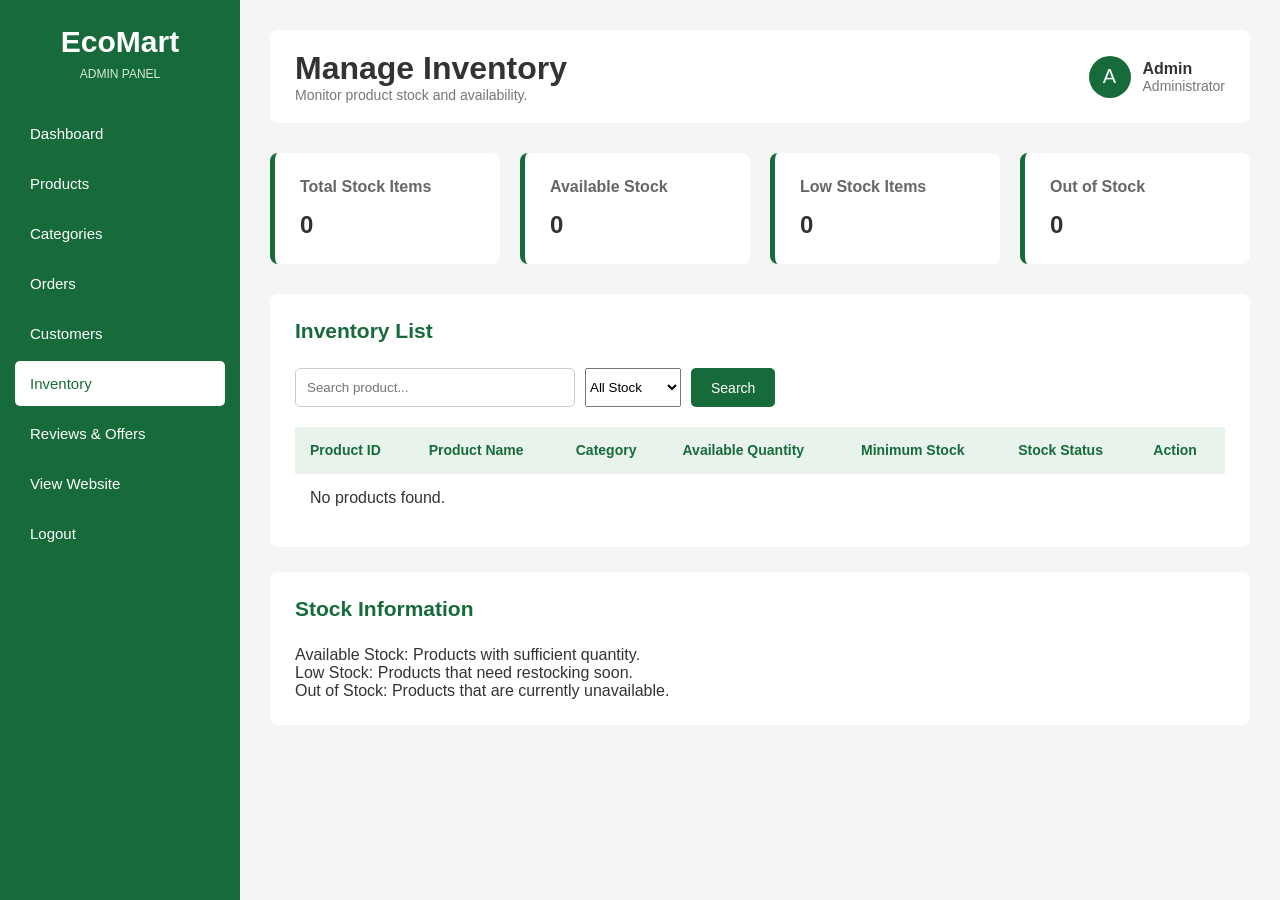
<file: admin-inventory.html>
<!doctype html>
<html lang="en">
  <head>
    <meta charset="UTF-8" />
    <meta name="viewport" content="width=device-width, initial-scale=1.0" />
    <title>Manage Inventory - EcoMart Admin</title>
    <link rel="stylesheet" href="admin.css" />
  </head>

  <body>
    <div class="sidebar">
      <h2>EcoMart</h2>
      <p class="admin-label">ADMIN PANEL</p>

      <a href="admin-dashboard.html">Dashboard</a>
      <a href="admin-products.html">Products</a>
      <a href="admin-categories.html">Categories</a>
      <a href="admin-orders.html">Orders</a>
      <a href="admin-customers.html">Customers</a>
      <a href="admin-inventory.html" class="active">Inventory</a>
      <a href="admin-reviews.html">Reviews & Offers</a>

      <a href="../index.html">View Website</a>
      <a href="../login.html">Logout</a>
    </div>

    <div class="main-content">
      <div class="top-header">
        <div>
          <h1>Manage Inventory</h1>
          <p>Monitor product stock and availability.</p>
        </div>

        <div class="profile">
          <div class="profile-icon">A</div>
          <div>
            <strong>Admin</strong>
            <p>Administrator</p>
          </div>
        </div>
      </div>

      <!-- INVENTORY SUMMARY -->

      <div class="dashboard-cards">
        <div class="dashboard-card">
          <h3>Total Stock Items</h3>
          <h2 id="totalStock">0</h2>
        </div>

        <div class="dashboard-card">
          <h3>Available Stock</h3>
          <h2 id="availableStock">0</h2>
        </div>

        <div class="dashboard-card">
          <h3>Low Stock Items</h3>
          <h2 id="lowStock">0</h2>
        </div>

        <div class="dashboard-card">
          <h3>Out of Stock</h3>
          <h2 id="outOfStock">0</h2>
        </div>
      </div>

      <!-- INVENTORY TABLE -->

      <div class="dashboard-section">
        <h2>Inventory List</h2>

        <div class="product-search">
          <input type="text" id="searchInput" placeholder="Search product..." />

          <select id="stockFilter">
            <option value="all">All Stock</option>
            <option value="available">Available</option>
            <option value="low">Low Stock</option>
            <option value="out">Out of Stock</option>
          </select>

          <button type="button" class="admin-btn" id="searchButton">
            Search
          </button>
        </div>

        <table>
          <thead>
            <tr>
              <th>Product ID</th>
              <th>Product Name</th>
              <th>Category</th>
              <th>Available Quantity</th>
              <th>Minimum Stock</th>
              <th>Stock Status</th>
              <th>Action</th>
            </tr>
          </thead>

          <tbody id="inventoryTable"></tbody>
        </table>

        <p id="noProducts" style="display: none; padding: 15px">
          No products found.
        </p>
      </div>

      <!-- STOCK INFORMATION -->

      <div class="dashboard-section">
        <h2>Stock Information</h2>

        <p>Available Stock: Products with sufficient quantity.</p>
        <p>Low Stock: Products that need restocking soon.</p>
        <p>Out of Stock: Products that are currently unavailable.</p>
      </div>
    </div>

    <script>
      // GET PRODUCTS FROM LOCAL STORAGE

      let products = JSON.parse(localStorage.getItem("ecoProducts")) || [];

      const inventoryTable = document.getElementById("inventoryTable");
      const searchInput = document.getElementById("searchInput");
      const stockFilter = document.getElementById("stockFilter");
      const noProducts = document.getElementById("noProducts");

      // SAFE TEXT DISPLAY

      function escapeHTML(value) {
        return String(value ?? "").replace(/[&<>"']/g, function (char) {
          return {
            "&": "&amp;",
            "<": "&lt;",
            ">": "&gt;",
            '"': "&quot;",
            "'": "&#39;",
          }[char];
        });
      }

      // GET MINIMUM STOCK

      function getMinimumStock(product) {
        return Number(product.minimumStock ?? product.minimum_stock ?? 10);
      }

      // GET PRODUCT STATUS

      function getStockStatus(product) {
        const quantity = Number(product.quantity) || 0;
        const minimum = getMinimumStock(product);

        if (quantity <= 0) {
          return "out";
        }

        if (quantity <= minimum) {
          return "low";
        }

        return "available";
      }

      // UPDATE SUMMARY CARDS

      function updateSummary() {
        let available = 0;
        let low = 0;
        let out = 0;

        products.forEach(function (product) {
          const status = getStockStatus(product);

          if (status === "available") {
            available++;
          } else if (status === "low") {
            low++;
          } else {
            out++;
          }
        });

        document.getElementById("totalStock").innerText = products.length;
        document.getElementById("availableStock").innerText = available;
        document.getElementById("lowStock").innerText = low;
        document.getElementById("outOfStock").innerText = out;
      }

      // DISPLAY INVENTORY

      function displayInventory() {
        inventoryTable.innerHTML = "";

        const searchText = searchInput.value.toLowerCase().trim();
        const selectedFilter = stockFilter.value;

        let visibleCount = 0;

        products.forEach(function (product, index) {
          const name = String(product.name || "");
          const category = String(product.category || "");
          const id = String(product.id || "P" + (index + 1));

          const quantity = Number(product.quantity) || 0;
          const minimum = getMinimumStock(product);

          const status = getStockStatus(product);

          const matchesSearch =
            name.toLowerCase().includes(searchText) ||
            category.toLowerCase().includes(searchText) ||
            id.toLowerCase().includes(searchText);

          const matchesFilter =
            selectedFilter === "all" || selectedFilter === status;

          if (!matchesSearch || !matchesFilter) {
            return;
          }

          visibleCount++;

          let statusHTML = "";

          if (status === "available") {
            statusHTML = '<span class="stock-available">Available</span>';
          } else if (status === "low") {
            statusHTML = '<span class="pending">Low Stock</span>';
          } else {
            statusHTML = '<span class="stock-unavailable">Out of Stock</span>';
          }

          const row = document.createElement("tr");

          row.innerHTML = `
          <td>${escapeHTML(id)}</td>
          <td>${escapeHTML(name)}</td>
          <td>${escapeHTML(category)}</td>
          <td>${quantity}</td>
          <td>${minimum}</td>
          <td>${statusHTML}</td>
          <td>
            <button
              class="edit-btn"
              type="button"
              data-index="${index}"
            >
              Update
            </button>
          </td>
        `;

          inventoryTable.appendChild(row);
        });

        noProducts.style.display = visibleCount === 0 ? "block" : "none";

        updateSummary();
      }

      // UPDATE PRODUCT QUANTITY

      inventoryTable.addEventListener("click", function (event) {
        if (!event.target.classList.contains("edit-btn")) {
          return;
        }

        const index = Number(event.target.getAttribute("data-index"));
        const product = products[index];

        if (!product) {
          return;
        }

        const newQuantity = prompt(
          "Enter new stock quantity for " + product.name + ":",
          product.quantity,
        );

        if (newQuantity === null) {
          return;
        }

        if (
          newQuantity.trim() === "" ||
          !Number.isInteger(Number(newQuantity)) ||
          Number(newQuantity) < 0
        ) {
          alert("Please enter a valid quantity (0 or more).");
          return;
        }

        product.quantity = Number(newQuantity);

        localStorage.setItem("ecoProducts", JSON.stringify(products));

        alert("Stock quantity updated successfully!");

        displayInventory();
      });

      // SEARCH BUTTON

      document
        .getElementById("searchButton")
        .addEventListener("click", displayInventory);

      // LIVE SEARCH

      searchInput.addEventListener("input", displayInventory);

      // STOCK FILTER

      stockFilter.addEventListener("change", displayInventory);

      // REFRESH WHEN ADMIN PRODUCTS CHANGE IN ANOTHER TAB

      window.addEventListener("storage", function (event) {
        if (event.key === "ecoProducts") {
          products = JSON.parse(event.newValue) || [];

          displayInventory();
        }
      });

      // INITIAL DISPLAY

      displayInventory();
    </script>
  </body>
</html>
</file>
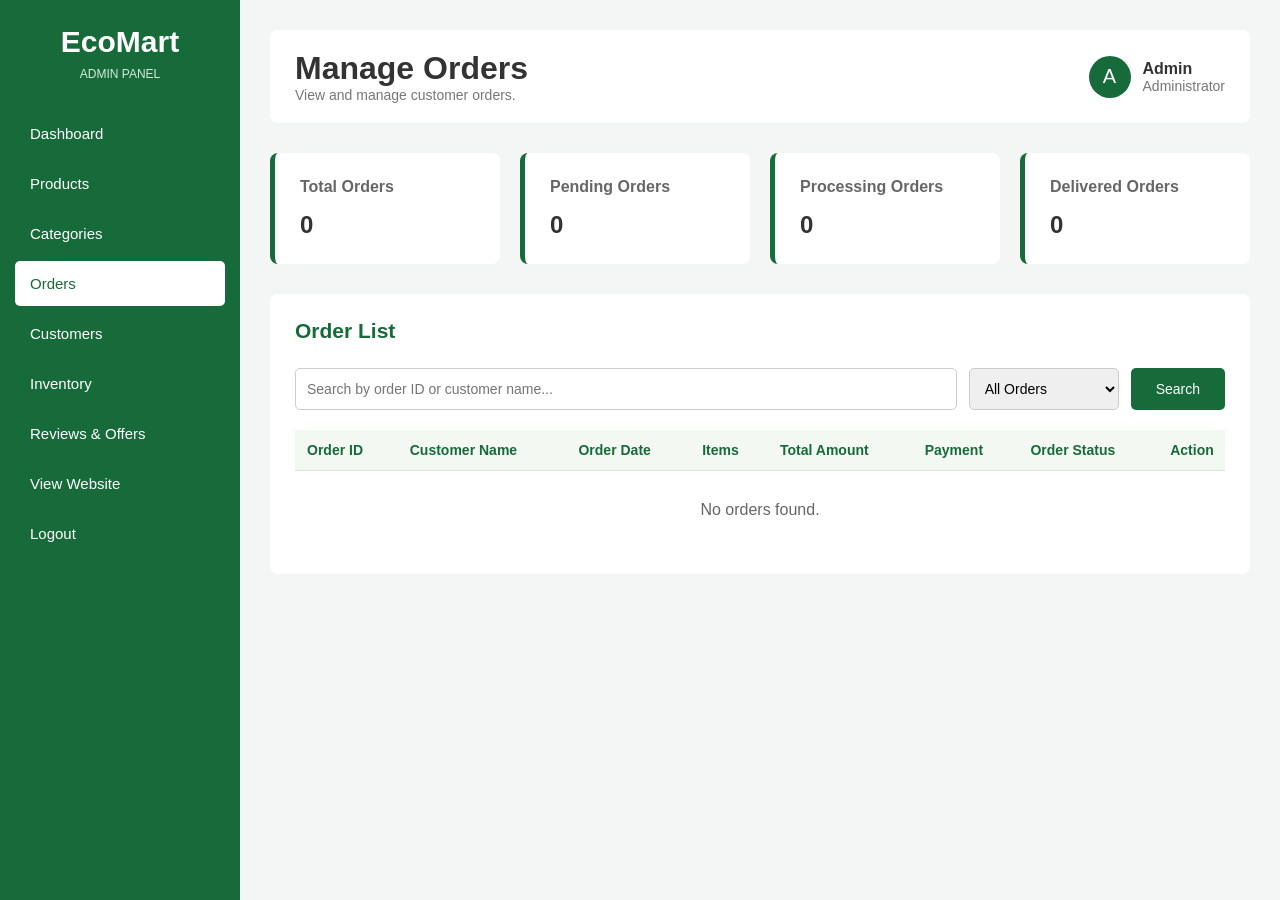
<file: admin-orders.html>
<!doctype html>
<html lang="en">
  <head>
    <meta charset="UTF-8" />
    <meta name="viewport" content="width=device-width, initial-scale=1.0" />

    <title>Manage Orders - EcoMart Admin</title>

    <link rel="stylesheet" href="admin.css" />

    <style>
      .order-controls {
        display: flex;
        flex-wrap: wrap;
        gap: 12px;
        margin: 20px 0;
      }

      .order-controls input,
      .order-controls select {
        padding: 11px;
        border: 1px solid #ccc;
        border-radius: 5px;
        font-size: 14px;
      }

      .order-controls input {
        flex: 1;
        min-width: 200px;
      }

      .order-controls select {
        min-width: 150px;
      }

      .status-select {
        padding: 7px;
        border: 1px solid #ccc;
        border-radius: 5px;
        margin-bottom: 7px;
        width: 145px;
      }

      .update-btn {
        background: #176b3a;
        color: white;
        padding: 7px 12px;
        border: none;
        border-radius: 4px;
        cursor: pointer;
      }

      .update-btn:hover {
        background: #10532c;
      }

      .view-btn {
        background: #176b3a;
        color: white;
        border: none;
        padding: 8px 12px;
        border-radius: 4px;
        cursor: pointer;
      }

      .order-details-box {
        display: none;
        background: white;
        border: 1px solid #ddd;
        border-radius: 8px;
        padding: 25px;
        margin-top: 25px;
      }

      .order-details-box h2 {
        color: #176b3a;
        margin-bottom: 15px;
      }

      .detail-row {
        padding: 10px 0;
        border-bottom: 1px solid #eee;
      }

      .detail-products {
        margin-top: 15px;
      }

      .detail-product {
        display: flex;
        justify-content: space-between;
        gap: 15px;
        padding: 10px 0;
        border-bottom: 1px solid #eee;
      }

      .close-btn {
        background: #777;
        color: white;
        border: none;
        padding: 8px 15px;
        border-radius: 5px;
        cursor: pointer;
        margin-top: 15px;
      }

      .no-orders {
        text-align: center;
        padding: 30px;
        color: #666;
      }

      .table-container {
        width: 100%;
        overflow-x: auto;
      }

      .order-table {
        width: 100%;
        min-width: 950px;
        border-collapse: collapse;
      }

      .order-table th,
      .order-table td {
        padding: 12px;
        text-align: left;
        border-bottom: 1px solid #ddd;
      }

      .order-table th {
        background: #f3f8f3;
      }

      .order-table td {
        vertical-align: middle;
      }
    </style>
  </head>

  <body>
    <!-- SIDEBAR -->

    <div class="sidebar">
      <h2>EcoMart</h2>

      <p class="admin-label">ADMIN PANEL</p>

      <a href="admin-dashboard.html">Dashboard</a>
      <a href="admin-products.html">Products</a>
      <a href="admin-categories.html">Categories</a>
      <a href="admin-orders.html" class="active">Orders</a>
      <a href="admin-customers.html">Customers</a>
      <a href="admin-inventory.html">Inventory</a>
      <a href="admin-reviews.html">Reviews & Offers</a>

      <a href="../index.html">View Website</a>
      <a href="../login.html">Logout</a>
    </div>

    <!-- MAIN CONTENT -->

    <div class="main-content">
      <div class="top-header">
        <div>
          <h1>Manage Orders</h1>
          <p>View and manage customer orders.</p>
        </div>

        <div class="profile">
          <div class="profile-icon">A</div>

          <div>
            <strong>Admin</strong>
            <p>Administrator</p>
          </div>
        </div>
      </div>

      <!-- ORDER STATISTICS -->

      <div class="dashboard-cards">
        <div class="dashboard-card">
          <h3>Total Orders</h3>
          <h2 id="totalOrders">0</h2>
        </div>

        <div class="dashboard-card">
          <h3>Pending Orders</h3>
          <h2 id="pendingOrders">0</h2>
        </div>

        <div class="dashboard-card">
          <h3>Processing Orders</h3>
          <h2 id="processingOrders">0</h2>
        </div>

        <div class="dashboard-card">
          <h3>Delivered Orders</h3>
          <h2 id="deliveredOrders">0</h2>
        </div>
      </div>

      <!-- ORDER LIST -->

      <div class="dashboard-section">
        <h2>Order List</h2>

        <div class="order-controls">
          <input
            type="text"
            id="searchOrder"
            placeholder="Search by order ID or customer name..."
          />

          <select id="statusFilter">
            <option value="All">All Orders</option>
            <option value="Order Placed">Order Placed</option>
            <option value="Processing">Processing</option>
            <option value="Out for Delivery">Out for Delivery</option>
            <option value="Delivered">Delivered</option>
            <option value="Cancelled">Cancelled</option>
          </select>

          <button type="button" class="admin-btn" onclick="displayOrders()">
            Search
          </button>
        </div>

        <div class="table-container">
          <table class="order-table">
            <thead>
              <tr>
                <th>Order ID</th>
                <th>Customer Name</th>
                <th>Order Date</th>
                <th>Items</th>
                <th>Total Amount</th>
                <th>Payment</th>
                <th>Order Status</th>
                <th>Action</th>
              </tr>
            </thead>

            <tbody id="orderTableBody"></tbody>
          </table>
        </div>

        <div id="noOrders" class="no-orders" style="display: none">
          No orders found.
        </div>
      </div>

      <!-- ORDER DETAILS -->

      <div class="order-details-box" id="orderDetails">
        <h2>Order Details</h2>

        <div id="orderDetailsContent"></div>

        <button type="button" class="close-btn" onclick="closeDetails()">
          Close
        </button>
      </div>
    </div>

    <!-- JAVASCRIPT -->

    <script>
      // LOAD CUSTOMER ORDERS

      let orders = JSON.parse(localStorage.getItem("ecoOrders")) || [];

      // SAFE TEXT DISPLAY

      function escapeHTML(value) {
        return String(value ?? "").replace(/[&<>"']/g, function (character) {
          const characters = {
            "&": "&amp;",
            "<": "&lt;",
            ">": "&gt;",
            '"': "&quot;",
            "'": "&#039;",
          };

          return characters[character];
        });
      }

      // UPDATE DASHBOARD CARDS

      function updateStatistics() {
        let pending = 0;
        let processing = 0;
        let delivered = 0;

        orders.forEach(function (order) {
          let status = order.status || "Order Placed";

          if (status === "Order Placed") {
            pending++;
          }

          if (status === "Processing" || status === "Out for Delivery") {
            processing++;
          }

          if (status === "Delivered") {
            delivered++;
          }
        });

        document.getElementById("totalOrders").innerText = orders.length;

        document.getElementById("pendingOrders").innerText = pending;

        document.getElementById("processingOrders").innerText = processing;

        document.getElementById("deliveredOrders").innerText = delivered;
      }

      // DISPLAY ORDERS

      function displayOrders() {
        // Refresh data from localStorage

        orders = JSON.parse(localStorage.getItem("ecoOrders")) || [];

        updateStatistics();

        let searchText = document
          .getElementById("searchOrder")
          .value.toLowerCase()
          .trim();

        let selectedStatus = document.getElementById("statusFilter").value;

        let tableBody = document.getElementById("orderTableBody");

        tableBody.innerHTML = "";

        let filteredOrders = orders.filter(function (order) {
          let orderId = String(order.orderId || "").toLowerCase();

          let customerName = String(order.name || "").toLowerCase();

          let status = order.status || "Order Placed";

          let matchesSearch =
            orderId.includes(searchText) || customerName.includes(searchText);

          let matchesStatus =
            selectedStatus === "All" || selectedStatus === status;

          return matchesSearch && matchesStatus;
        });

        if (filteredOrders.length === 0) {
          document.getElementById("noOrders").style.display = "block";
        } else {
          document.getElementById("noOrders").style.display = "none";
        }

        filteredOrders.forEach(function (order) {
          let index = orders.findIndex(function (item) {
            return item.orderId === order.orderId;
          });

          let itemCount = (order.products || []).reduce(function (total, item) {
            return total + Number(item.quantity || 0);
          }, 0);

          let status = order.status || "Order Placed";

          let total = Number(order.total) || 0;

          let payment = order.payment || "Not specified";

          let row = document.createElement("tr");

          row.innerHTML = `

                    <td>${escapeHTML(order.orderId)}</td>

                    <td>${escapeHTML(order.name)}</td>

                    <td>${escapeHTML(order.date)}</td>

                    <td>${itemCount}</td>

                    <td>₹${total}</td>

                    <td>${escapeHTML(payment)}</td>

                    <td>

                        <select class="status-select"
                            id="status-${index}">

                            <option value="Order Placed">Order Placed</option>
                            <option value="Processing">Processing</option>
                            <option value="Out for Delivery">Out for Delivery</option>
                            <option value="Delivered">Delivered</option>
                            <option value="Cancelled">Cancelled</option>

                        </select>

                        <button
                            type="button"
                            class="update-btn"
                            onclick="updateStatus(${index})"
                        >
                            Update
                        </button>

                    </td>

                    <td>

                        <button
                            type="button"
                            class="view-btn"
                            onclick="viewOrder(${index})"
                        >
                            View
                        </button>

                    </td>

                `;

          tableBody.appendChild(row);

          document.getElementById("status-" + index).value = status;
        });
      }

      // UPDATE ORDER STATUS

      function updateStatus(index) {
        let newStatus = document.getElementById("status-" + index).value;

        let orderId = orders[index].orderId;

        // Update order in order history

        orders[index].status = newStatus;

        localStorage.setItem("ecoOrders", JSON.stringify(orders));

        // Update latest order if it is the same order

        let latestOrder = JSON.parse(localStorage.getItem("ecoOrder"));

        if (latestOrder && latestOrder.orderId === orderId) {
          latestOrder.status = newStatus;

          localStorage.setItem("ecoOrder", JSON.stringify(latestOrder));
        }

        alert("Order status updated successfully!");

        displayOrders();
      }

      // VIEW COMPLETE ORDER DETAILS

      function viewOrder(index) {
        let order = orders[index];

        let productsHTML = "";

        (order.products || []).forEach(function (item) {
          let itemTotal = Number(item.price) * Number(item.quantity);

          productsHTML += `

                    <div class="detail-product">

                        <span>
                            ${escapeHTML(item.name)} x ${escapeHTML(item.quantity)}
                        </span>

                        <strong>₹${itemTotal}</strong>

                    </div>

                `;
        });

        document.getElementById("orderDetailsContent").innerHTML = `

                <div class="detail-row">
                    <strong>Order ID:</strong>
                    ${escapeHTML(order.orderId)}
                </div>

                <div class="detail-row">
                    <strong>Customer Name:</strong>
                    ${escapeHTML(order.name)}
                </div>

                <div class="detail-row">
                    <strong>Mobile:</strong>
                    ${escapeHTML(order.phone)}
                </div>

                <div class="detail-row">
                    <strong>Email:</strong>
                    ${escapeHTML(order.email)}
                </div>

                <div class="detail-row">
                    <strong>Address:</strong>
                    ${escapeHTML(order.address)}, ${escapeHTML(order.city)}
                    - ${escapeHTML(order.pincode)}
                </div>

                <div class="detail-row">
                    <strong>Payment Method:</strong>
                    ${escapeHTML(order.payment)}
                </div>

                <div class="detail-row">
                    <strong>Order Status:</strong>
                    ${escapeHTML(order.status || "Order Placed")}
                </div>

                <h3 style="margin-top:20px;">Ordered Products</h3>

                <div class="detail-products">
                    ${productsHTML}
                </div>

                <div class="detail-row">
                    <strong>Subtotal:</strong>
                    ₹${Number(order.subtotal) || 0}
                </div>

                <div class="detail-row">
                    <strong>Delivery Charges:</strong>
                    ₹${Number(order.delivery) || 0}
                </div>

                <div class="detail-row">
                    <strong>Total Amount:</strong>
                    ₹${Number(order.total) || 0}
                </div>

            `;

        document.getElementById("orderDetails").style.display = "block";

        document.getElementById("orderDetails").scrollIntoView({
          behavior: "smooth",
        });
      }

      // CLOSE ORDER DETAILS

      function closeDetails() {
        document.getElementById("orderDetails").style.display = "none";
      }

      // SEARCH AND FILTER EVENTS

      document
        .getElementById("searchOrder")
        .addEventListener("input", displayOrders);

      document
        .getElementById("statusFilter")
        .addEventListener("change", displayOrders);

      // LOAD ORDERS WHEN PAGE OPENS

      displayOrders();
    </script>
  </body>
</html>
</file>
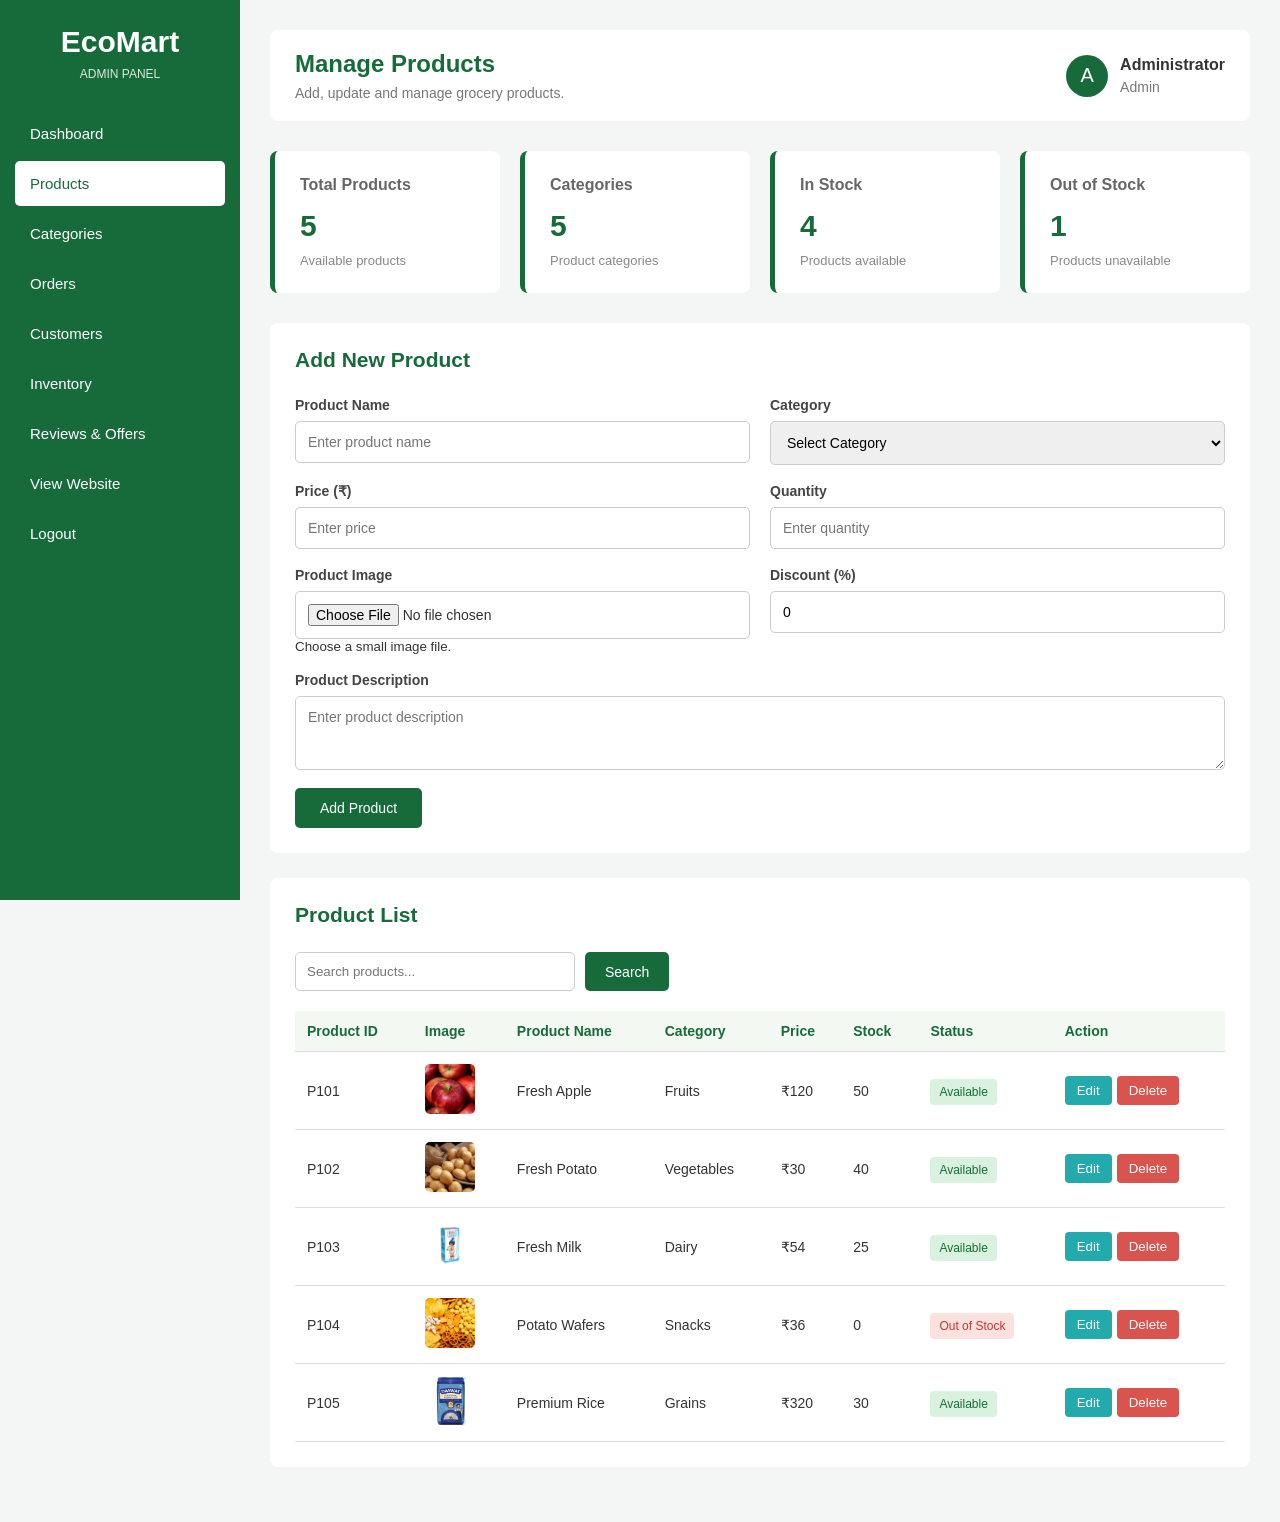
<file: admin-products.html>
<!doctype html>
<html lang="en">
  <head>
    <meta charset="UTF-8" />
    <meta name="viewport" content="width=device-width, initial-scale=1.0" />

    <title>EcoMart - Manage Products</title>

    <link rel="stylesheet" href="admin.css" />

    <style>
      .product-table-container {
        width: 100%;
        overflow-x: auto;
      }

      .product-table {
        width: 100%;
        min-width: 850px;
        border-collapse: collapse;
      }

      .product-table th,
      .product-table td {
        padding: 12px;
        text-align: left;
        border-bottom: 1px solid #ddd;
      }

      .product-table th {
        background: #f3f8f3;
      }

      .product-image {
        width: 50px;
        height: 50px;
        object-fit: cover;
        border-radius: 5px;
      }

      .product-actions {
        display: flex;
        gap: 5px;
      }

      .cancel-btn {
        background: #777;
        color: white;
        padding: 9px 15px;
        border: none;
        border-radius: 4px;
        cursor: pointer;
        display: none;
        margin-left: 8px;
      }

      .empty-message {
        text-align: center;
        padding: 25px;
        color: #666;
      }

      .product-form input,
      .product-form select,
      .product-form textarea {
        box-sizing: border-box;
      }
    </style>
  </head>

  <body>
    <!-- SIDEBAR -->

    <div class="sidebar">
      <h2>EcoMart</h2>
      <p class="admin-label">ADMIN PANEL</p>

      <a href="admin-dashboard.html">Dashboard</a>
      <a href="admin-products.html" class="active">Products</a>
      <a href="admin-categories.html">Categories</a>
      <a href="admin-orders.html">Orders</a>
      <a href="admin-customers.html">Customers</a>
      <a href="admin-inventory.html">Inventory</a>
      <a href="admin-reviews.html">Reviews & Offers</a>
      <a href="../index.html">View Website</a>
      <a href="../login.html">Logout</a>
    </div>

    <!-- MAIN CONTENT -->

    <div class="main-content">
      <div class="top-header">
        <div>
          <h2>Manage Products</h2>
          <p>Add, update and manage grocery products.</p>
        </div>

        <div class="profile">
          <div class="profile-icon">A</div>

          <div>
            <h4>Administrator</h4>
            <p>Admin</p>
          </div>
        </div>
      </div>

      <!-- PRODUCT SUMMARY -->

      <div class="dashboard-cards">
        <div class="dashboard-card">
          <h3>Total Products</h3>
          <h1 id="totalProducts">0</h1>
          <p>Available products</p>
        </div>

        <div class="dashboard-card">
          <h3>Categories</h3>
          <h1 id="totalCategories">0</h1>
          <p>Product categories</p>
        </div>

        <div class="dashboard-card">
          <h3>In Stock</h3>
          <h1 id="inStock">0</h1>
          <p>Products available</p>
        </div>

        <div class="dashboard-card">
          <h3>Out of Stock</h3>
          <h1 id="outOfStock">0</h1>
          <p>Products unavailable</p>
        </div>
      </div>

      <!-- ADD / EDIT PRODUCT -->

      <div class="dashboard-section">
        <h2 id="formTitle">Add New Product</h2>

        <form class="product-form" id="productForm">
          <div class="form-row">
            <div class="form-group">
              <label>Product Name</label>

              <input
                type="text"
                id="productName"
                placeholder="Enter product name"
                required
              />
            </div>

            <div class="form-group">
              <label>Category</label>

              <select id="category" required>
                <option value="">Select Category</option>
                <option>Fruits</option>
                <option>Vegetables</option>
                <option>Dairy</option>
                <option>Snacks</option>
                <option>Grains</option>
                <option>Spices</option>
                <option>Household</option>
              </select>
            </div>
          </div>

          <div class="form-row">
            <div class="form-group">
              <label>Price (₹)</label>

              <input
                type="number"
                id="price"
                placeholder="Enter price"
                min="0.01"
                step="0.01"
                required
              />
            </div>

            <div class="form-group">
              <label>Quantity</label>

              <input
                type="number"
                id="quantity"
                placeholder="Enter quantity"
                min="0"
                step="1"
                required
              />
            </div>
          </div>

          <div class="form-row">
            <div class="form-group">
              <label>Product Image</label>

              <input type="file" id="productImage" accept="image/*" />
              <small>Choose a small image file.</small>
            </div>

            <div class="form-group">
              <label>Discount (%)</label>

              <input
                type="number"
                id="discount"
                placeholder="Enter discount"
                min="0"
                max="100"
                value="0"
              />
            </div>
          </div>

          <div class="form-group">
            <label>Product Description</label>

            <textarea
              id="description"
              rows="3"
              placeholder="Enter product description"
            ></textarea>
          </div>

          <button type="submit" class="admin-btn" id="submitBtn">
            Add Product
          </button>

          <button
            type="button"
            class="cancel-btn"
            id="cancelBtn"
            onclick="cancelEdit()"
          >
            Cancel Edit
          </button>
        </form>
      </div>

      <!-- PRODUCT TABLE -->

      <div class="dashboard-section">
        <h2>Product List</h2>

        <div class="product-search">
          <input
            type="text"
            id="searchProduct"
            placeholder="Search products..."
          />

          <button type="button" class="admin-btn" onclick="displayProducts()">
            Search
          </button>
        </div>

        <div class="product-table-container">
          <table class="product-table">
            <thead>
              <tr>
                <th>Product ID</th>
                <th>Image</th>
                <th>Product Name</th>
                <th>Category</th>
                <th>Price</th>
                <th>Stock</th>
                <th>Status</th>
                <th>Action</th>
              </tr>
            </thead>

            <tbody id="productTableBody"></tbody>
          </table>
        </div>

        <div id="emptyMessage" class="empty-message" style="display: none">
          No products found.
        </div>
      </div>
    </div>

    <!-- JAVASCRIPT -->

    <script>
      // DEFAULT PRODUCTS

      let defaultProducts = [
        {
          id: "P101",
          name: "Fresh Apple",
          category: "Fruits",
          price: 120,
          quantity: 50,
          image: "../project_img8.webp",
          discount: 0,
          description: "Fresh and healthy apples.",
        },

        {
          id: "P102",
          name: "Fresh Potato",
          category: "Vegetables",
          price: 30,
          quantity: 40,
          image: "../potato.jpg",
          discount: 0,
          description: "Fresh potatoes.",
        },

        {
          id: "P103",
          name: "Fresh Milk",
          category: "Dairy",
          price: 54,
          quantity: 25,
          image: "../project_img10.webp",
          discount: 0,
          description: "Fresh dairy milk.",
        },

        {
          id: "P104",
          name: "Potato Wafers",
          category: "Snacks",
          price: 36,
          quantity: 0,
          image: "../project_img5.avif",
          discount: 0,
          description: "Crispy potato wafers.",
        },

        {
          id: "P105",
          name: "Premium Rice",
          category: "Grains",
          price: 320,
          quantity: 30,
          image: "../project_img11.jpg",
          discount: 0,
          description: "Premium quality rice.",
        },
      ];

      // LOAD PRODUCTS

      let savedProducts = localStorage.getItem("ecoProducts");

      let products = savedProducts
        ? JSON.parse(savedProducts)
        : defaultProducts;

      let editingIndex = -1;

      // SAVE PRODUCTS

      function saveProducts() {
        localStorage.setItem("ecoProducts", JSON.stringify(products));
      }

      // SAFE TEXT DISPLAY

      function escapeHTML(value) {
        return String(value ?? "").replace(/[&<>"']/g, function (character) {
          const characters = {
            "&": "&amp;",
            "<": "&lt;",
            ">": "&gt;",
            '"': "&quot;",
            "'": "&#039;",
          };

          return characters[character];
        });
      }

      // UPDATE SUMMARY CARDS

      function updateStatistics() {
        let categories = new Set();

        let inStock = 0;
        let outOfStock = 0;

        products.forEach(function (product) {
          categories.add(product.category);

          if (Number(product.quantity) > 0) {
            inStock++;
          } else {
            outOfStock++;
          }
        });

        document.getElementById("totalProducts").innerText = products.length;

        document.getElementById("totalCategories").innerText = categories.size;

        document.getElementById("inStock").innerText = inStock;

        document.getElementById("outOfStock").innerText = outOfStock;
      }

      // DISPLAY PRODUCTS

      function displayProducts() {
        let search = document
          .getElementById("searchProduct")
          .value.toLowerCase()
          .trim();

        let table = document.getElementById("productTableBody");

        table.innerHTML = "";

        let filteredProducts = products.filter(function (product) {
          return (
            product.name.toLowerCase().includes(search) ||
            product.category.toLowerCase().includes(search)
          );
        });

        document.getElementById("emptyMessage").style.display =
          filteredProducts.length === 0 ? "block" : "none";

        filteredProducts.forEach(function (product) {
          let index = products.indexOf(product);

          let status =
            Number(product.quantity) > 0
              ? '<span class="stock-available">Available</span>'
              : '<span class="stock-unavailable">Out of Stock</span>';

          let image = product.image || "";

          let row = document.createElement("tr");

          row.innerHTML = `

                    <td>${escapeHTML(product.id)}</td>

                    <td>
                        ${
                          image
                            ? `<img class="product-image" src="${escapeHTML(image)}" alt="${escapeHTML(product.name)}">`
                            : "No Image"
                        }
                    </td>

                    <td>${escapeHTML(product.name)}</td>

                    <td>${escapeHTML(product.category)}</td>

                    <td>₹${Number(product.price).toLocaleString("en-IN")}</td>

                    <td>${Number(product.quantity)}</td>

                    <td>${status}</td>

                    <td>
                        <div class="product-actions">

                            <button
                                type="button"
                                class="edit-btn"
                                onclick="editProduct(${index})"
                            >
                                Edit
                            </button>

                            <button
                                type="button"
                                class="delete-btn"
                                onclick="deleteProduct(${index})"
                            >
                                Delete
                            </button>

                        </div>
                    </td>

                `;

          table.appendChild(row);
        });

        updateStatistics();
      }

      // ADD OR UPDATE PRODUCT

      document
        .getElementById("productForm")
        .addEventListener("submit", function (event) {
          event.preventDefault();

          let name = document.getElementById("productName").value.trim();

          let category = document.getElementById("category").value;

          let price = Number(document.getElementById("price").value);

          let quantity = Number(document.getElementById("quantity").value);

          let discount = Number(document.getElementById("discount").value);

          let description = document.getElementById("description").value.trim();

          let imageFile = document.getElementById("productImage").files[0];

          if (
            !name ||
            !category ||
            price <= 0 ||
            quantity < 0 ||
            discount < 0 ||
            discount > 100
          ) {
            alert("Please enter valid product details.");

            return;
          }

          // SAVE PRODUCT AFTER READING IMAGE

          function saveProduct(image) {
            let product;

            if (editingIndex !== -1) {
              product = products[editingIndex];

              product.name = name;
              product.category = category;
              product.price = price;
              product.quantity = quantity;
              product.image = image || product.image;
              product.discount = discount;
              product.description = description;

              alert("Product updated successfully!");
            } else {
              product = {
                id: "P" + Date.now(),

                name: name,

                category: category,

                price: price,

                quantity: quantity,

                image: image,

                discount: discount,

                description: description,
              };

              products.push(product);

              alert("Product added successfully!");
            }

            saveProducts();

            document.getElementById("productForm").reset();

            cancelEdit();

            displayProducts();
          }

          // READ IMAGE FILE

          if (imageFile) {
            if (imageFile.size > 500 * 1024) {
              alert("Please select an image smaller than 500 KB.");

              return;
            }

            let reader = new FileReader();

            reader.onload = function () {
              saveProduct(reader.result);
            };

            reader.readAsDataURL(imageFile);
          } else {
            saveProduct("");
          }
        });

      // EDIT PRODUCT

      function editProduct(index) {
        let product = products[index];

        editingIndex = index;

        document.getElementById("productName").value = product.name;

        document.getElementById("category").value = product.category;

        document.getElementById("price").value = product.price;

        document.getElementById("quantity").value = product.quantity;

        document.getElementById("discount").value = product.discount || 0;

        document.getElementById("description").value =
          product.description || "";

        document.getElementById("formTitle").innerText = "Edit Product";

        document.getElementById("submitBtn").innerText = "Update Product";

        document.getElementById("cancelBtn").style.display = "inline-block";

        document.getElementById("productForm").scrollIntoView({
          behavior: "smooth",
        });
      }

      // CANCEL EDIT

      function cancelEdit() {
        editingIndex = -1;

        document.getElementById("productForm").reset();

        document.getElementById("formTitle").innerText = "Add New Product";

        document.getElementById("submitBtn").innerText = "Add Product";

        document.getElementById("cancelBtn").style.display = "none";
      }

      // DELETE PRODUCT

      function deleteProduct(index) {
        let confirmDelete = confirm(
          "Are you sure you want to delete this product?",
        );

        if (confirmDelete) {
          products.splice(index, 1);

          saveProducts();

          if (editingIndex === index) {
            cancelEdit();
          }

          displayProducts();

          alert("Product deleted successfully!");
        }
      }

      // SEARCH PRODUCTS

      document
        .getElementById("searchProduct")
        .addEventListener("input", displayProducts);

      // SAVE INITIAL PRODUCTS IF NOT ALREADY SAVED

      if (!savedProducts) {
        saveProducts();
      }

      // LOAD PAGE

      displayProducts();

      // REFRESH WHEN PRODUCT DATA CHANGES IN ANOTHER TAB

      window.addEventListener("storage", function (event) {
        if (event.key === "ecoProducts") {
          products = JSON.parse(event.newValue) || [];

          displayProducts();
        }
      });
    </script>
  </body>
</html>
</file>
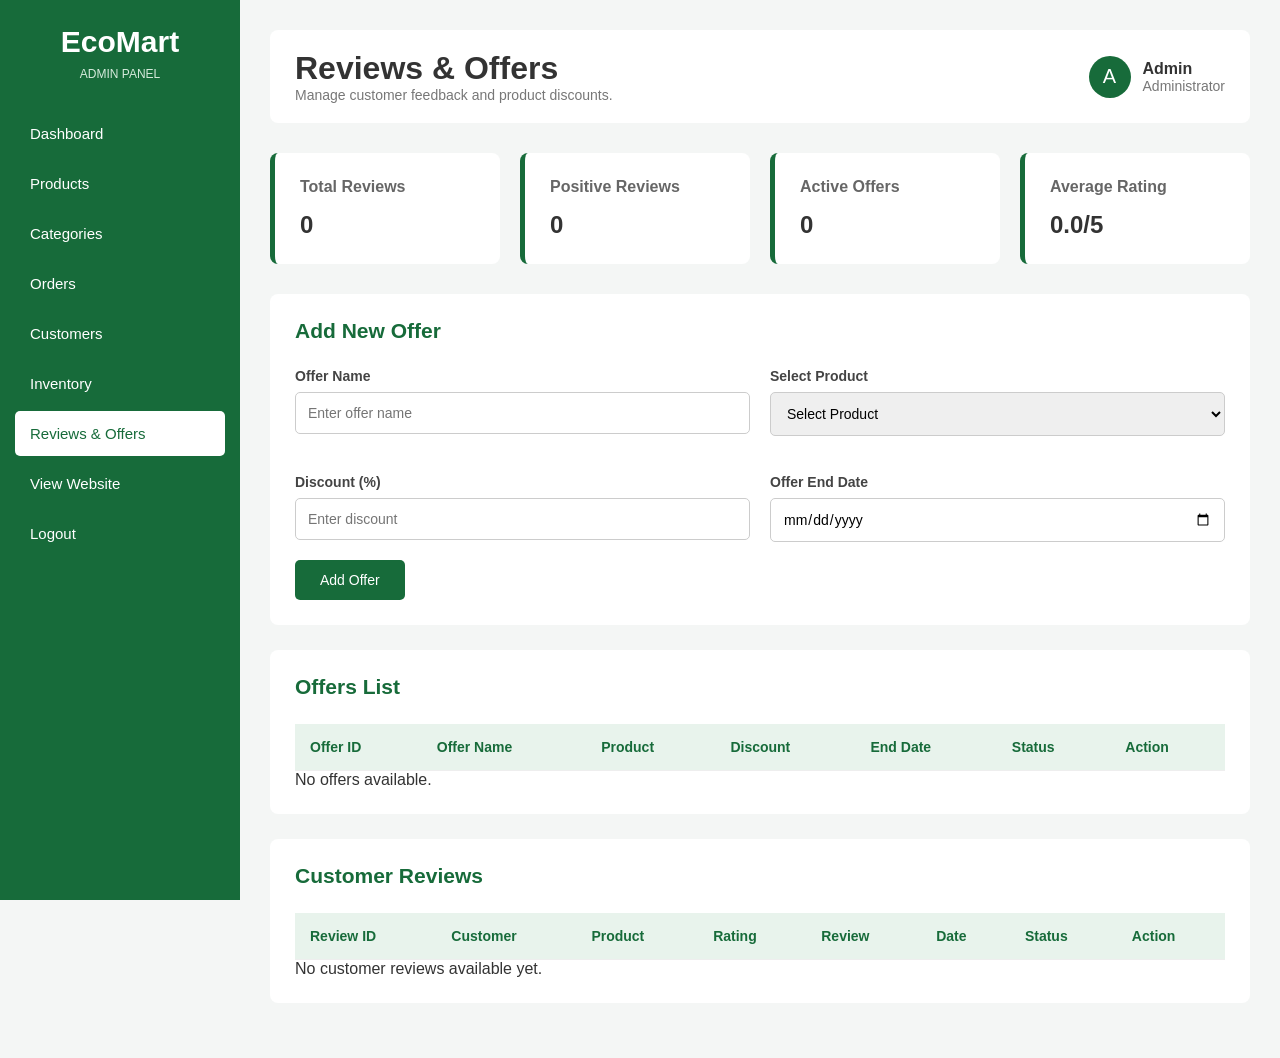
<file: admin-reviews.html>
<!doctype html>
<html lang="en">
  <head>
    <meta charset="UTF-8" />
    <meta name="viewport" content="width=device-width, initial-scale=1.0" />
    <title>Reviews & Offers - EcoMart Admin</title>
    <link rel="stylesheet" href="admin.css" />
  </head>
  <body>
    <div class="sidebar">
      <h2>EcoMart</h2>
      <p class="admin-label">ADMIN PANEL</p>

      <a href="admin-dashboard.html">Dashboard</a>
      <a href="admin-products.html">Products</a>
      <a href="admin-categories.html">Categories</a>
      <a href="admin-orders.html">Orders</a>
      <a href="admin-customers.html">Customers</a>
      <a href="admin-inventory.html">Inventory</a>
      <a href="admin-reviews.html" class="active">Reviews & Offers</a>

      <a href="../index.html">View Website</a>
      <a href="../login.html">Logout</a>
    </div>

    <div class="main-content">
      <div class="top-header">
        <div>
          <h1>Reviews & Offers</h1>
          <p>Manage customer feedback and product discounts.</p>
        </div>

        <div class="profile">
          <div class="profile-icon">A</div>
          <div>
            <strong>Admin</strong>
            <p>Administrator</p>
          </div>
        </div>
      </div>

      <!-- Dashboard Cards -->
      <div class="dashboard-cards">
        <div class="dashboard-card">
          <h3>Total Reviews</h3>
          <h2 id="totalReviews">0</h2>
        </div>

        <div class="dashboard-card">
          <h3>Positive Reviews</h3>
          <h2 id="positiveReviews">0</h2>
        </div>

        <div class="dashboard-card">
          <h3>Active Offers</h3>
          <h2 id="activeOffers">0</h2>
        </div>

        <div class="dashboard-card">
          <h3>Average Rating</h3>
          <h2 id="averageRating">0/5</h2>
        </div>
      </div>

      <!-- Add New Offer -->
      <div class="dashboard-section">
        <h2>Add New Offer</h2>

        <form class="product-form" id="offerForm">
          <div class="form-row">
            <div class="form-group">
              <label>Offer Name</label>
              <input
                type="text"
                id="offerName"
                placeholder="Enter offer name"
                required
              />
            </div>

            <div class="form-group">
              <label>Select Product</label>
              <select id="offerProduct" required>
                <option value="">Select Product</option>
              </select>
            </div>

            <div class="form-group">
              <label>Discount (%)</label>
              <input
                type="number"
                id="offerDiscount"
                min="1"
                max="90"
                placeholder="Enter discount"
                required
              />
            </div>

            <div class="form-group">
              <label>Offer End Date</label>
              <input type="date" id="offerEndDate" required />
            </div>
          </div>

          <button type="submit" class="admin-btn">Add Offer</button>
        </form>
      </div>

      <!-- Active Offers -->
      <div class="dashboard-section">
        <h2>Offers List</h2>

        <div style="overflow-x: auto">
          <table>
            <thead>
              <tr>
                <th>Offer ID</th>
                <th>Offer Name</th>
                <th>Product</th>
                <th>Discount</th>
                <th>End Date</th>
                <th>Status</th>
                <th>Action</th>
              </tr>
            </thead>

            <tbody id="offerTable"></tbody>
          </table>
        </div>

        <p id="noOffers" style="display: none">No offers available.</p>
      </div>

      <!-- Customer Reviews -->
      <div class="dashboard-section">
        <h2>Customer Reviews</h2>

        <div style="overflow-x: auto">
          <table>
            <thead>
              <tr>
                <th>Review ID</th>
                <th>Customer</th>
                <th>Product</th>
                <th>Rating</th>
                <th>Review</th>
                <th>Date</th>
                <th>Status</th>
                <th>Action</th>
              </tr>
            </thead>

            <tbody id="reviewTable"></tbody>
          </table>
        </div>

        <p id="noReviews" style="display: none">
          No customer reviews available yet.
        </p>
      </div>
    </div>

    <script>
      // Load data from localStorage
      let products = JSON.parse(localStorage.getItem("ecoProducts")) || [];

      let offers = JSON.parse(localStorage.getItem("ecoOffers")) || [];

      let reviews = JSON.parse(localStorage.getItem("ecoReviews")) || [];

      // Save offers
      function saveOffers() {
        localStorage.setItem("ecoOffers", JSON.stringify(offers));
      }

      // Save products
      function saveProducts() {
        localStorage.setItem("ecoProducts", JSON.stringify(products));
      }

      // Save reviews
      function saveReviews() {
        localStorage.setItem("ecoReviews", JSON.stringify(reviews));
      }

      // Get today's date
      function todayDate() {
        const today = new Date();
        const year = today.getFullYear();
        const month = String(today.getMonth() + 1).padStart(2, "0");
        const day = String(today.getDate()).padStart(2, "0");

        return year + "-" + month + "-" + day;
      }

      // Check whether offer is active
      function isOfferActive(offer) {
        return (
          offer.endDate >= todayDate() &&
          products.some((p) => String(p.id) === String(offer.productId))
        );
      }

      // Load products into dropdown
      function loadProductDropdown() {
        const dropdown = document.getElementById("offerProduct");

        dropdown.innerHTML = '<option value="">Select Product</option>';

        products.forEach((product) => {
          const option = document.createElement("option");

          option.value = product.id;
          option.textContent = product.name;

          dropdown.appendChild(option);
        });

        if (products.length === 0) {
          dropdown.innerHTML =
            '<option value="">No products available</option>';
        }
      }

      // Update dashboard statistics
      function updateDashboard() {
        const active = offers.filter(isOfferActive);

        const positive = reviews.filter(
          (review) =>
            Number(review.rating) >= 4 && review.status === "Approved",
        );

        const approvedReviews = reviews.filter(
          (review) => review.status === "Approved",
        );

        let average = 0;

        if (approvedReviews.length > 0) {
          const totalRating = approvedReviews.reduce(
            (sum, review) => sum + Number(review.rating || 0),
            0,
          );

          average = totalRating / approvedReviews.length;
        }

        document.getElementById("totalReviews").textContent = reviews.length;

        document.getElementById("positiveReviews").textContent =
          positive.length;

        document.getElementById("activeOffers").textContent = active.length;

        document.getElementById("averageRating").textContent =
          average.toFixed(1) + "/5";
      }

      // Display offers
      function displayOffers() {
        const table = document.getElementById("offerTable");

        table.innerHTML = "";

        document.getElementById("noOffers").style.display =
          offers.length === 0 ? "block" : "none";

        offers.forEach((offer) => {
          const product = products.find(
            (p) => String(p.id) === String(offer.productId),
          );

          const active = isOfferActive(offer);

          const row = document.createElement("tr");

          const values = [
            offer.id,
            offer.name,
            product ? product.name : "Product Deleted",
            offer.discount + "%",
            offer.endDate,
            active ? "Active" : "Expired",
          ];

          values.forEach((value, index) => {
            const cell = document.createElement("td");

            if (index === 5) {
              const status = document.createElement("span");

              status.textContent = value;
              status.className = active ? "stock-available" : "pending";

              cell.appendChild(status);
            } else {
              cell.textContent = value;
            }

            row.appendChild(cell);
          });

          const actionCell = document.createElement("td");

          const removeButton = document.createElement("button");

          removeButton.textContent = "Remove";
          removeButton.className = "delete-btn";

          removeButton.onclick = function () {
            removeOffer(offer.id);
          };

          actionCell.appendChild(removeButton);
          row.appendChild(actionCell);

          table.appendChild(row);
        });

        updateDashboard();
      }

      // Add offer
      document
        .getElementById("offerForm")
        .addEventListener("submit", function (event) {
          event.preventDefault();

          const name = document.getElementById("offerName").value.trim();

          const productId = document.getElementById("offerProduct").value;

          const discount = Number(
            document.getElementById("offerDiscount").value,
          );

          const endDate = document.getElementById("offerEndDate").value;

          const product = products.find(
            (p) => String(p.id) === String(productId),
          );

          if (!product) {
            alert("Please select a valid product.");
            return;
          }

          if (discount < 1 || discount > 90) {
            alert("Discount must be between 1 and 90.");
            return;
          }

          if (endDate < todayDate()) {
            alert("Please select today or a future date.");
            return;
          }

          const alreadyExists = offers.some(
            (offer) =>
              String(offer.productId) === String(productId) &&
              isOfferActive(offer),
          );

          if (alreadyExists) {
            alert("This product already has an active offer.");
            return;
          }

          const newOffer = {
            id: "OF" + Date.now(),
            name: name,
            productId: productId,
            discount: discount,
            endDate: endDate,
          };

          offers.push(newOffer);

          // Apply discount to the selected product
          product.discount = discount;

          saveOffers();
          saveProducts();

          document.getElementById("offerForm").reset();

          displayOffers();

          alert("Offer added successfully!");
        });

      // Remove offer
      function removeOffer(id) {
        const offer = offers.find((o) => o.id === id);

        if (!offer) return;

        if (!confirm("Are you sure you want to remove this offer?")) {
          return;
        }

        offers = offers.filter((o) => o.id !== id);

        // Reset product discount if no other active offer exists
        const anotherOffer = offers.find(
          (o) =>
            String(o.productId) === String(offer.productId) && isOfferActive(o),
        );

        const product = products.find(
          (p) => String(p.id) === String(offer.productId),
        );

        if (product && !anotherOffer) {
          product.discount = 0;
        }

        saveOffers();
        saveProducts();

        displayOffers();

        alert("Offer removed successfully!");
      }

      // Display customer reviews
      function displayReviews() {
        const table = document.getElementById("reviewTable");

        table.innerHTML = "";

        document.getElementById("noReviews").style.display =
          reviews.length === 0 ? "block" : "none";

        reviews.forEach((review) => {
          const row = document.createElement("tr");

          const values = [
            review.id || review.reviewId || "",
            review.customer || review.name || "",
            review.product || review.productName || "",
            (review.rating || 0) + "/5",
            review.text || review.review || "",
            review.date || "",
            review.status || "Pending",
          ];

          values.forEach((value, index) => {
            const cell = document.createElement("td");

            if (index === 6) {
              const status = document.createElement("span");

              status.textContent = value;

              status.className =
                value === "Approved" ? "stock-available" : "pending";

              cell.appendChild(status);
            } else {
              cell.textContent = value;
            }

            row.appendChild(cell);
          });

          const actionCell = document.createElement("td");

          const approveButton = document.createElement("button");
          approveButton.textContent = "Approve";
          approveButton.className = "edit-btn";

          approveButton.onclick = function () {
            updateReviewStatus(review, "Approved");
          };

          const rejectButton = document.createElement("button");
          rejectButton.textContent = "Reject";
          rejectButton.className = "delete-btn";

          rejectButton.onclick = function () {
            updateReviewStatus(review, "Rejected");
          };

          const deleteButton = document.createElement("button");
          deleteButton.textContent = "Delete";
          deleteButton.className = "delete-btn";

          deleteButton.onclick = function () {
            deleteReview(review);
          };

          actionCell.appendChild(approveButton);
          actionCell.appendChild(rejectButton);
          actionCell.appendChild(deleteButton);

          row.appendChild(actionCell);

          table.appendChild(row);
        });

        updateDashboard();
      }

      // Approve or reject review
      function updateReviewStatus(review, status) {
        review.status = status;

        saveReviews();
        displayReviews();

        alert("Review " + status.toLowerCase() + " successfully!");
      }

      // Delete review
      function deleteReview(review) {
        if (!confirm("Are you sure you want to delete this review?")) {
          return;
        }

        reviews = reviews.filter((r) => r !== review);

        saveReviews();
        displayReviews();

        alert("Review deleted successfully!");
      }

      // Refresh when another admin page changes data
      window.addEventListener("storage", function (event) {
        if (event.key === "ecoProducts") {
          products = JSON.parse(localStorage.getItem("ecoProducts")) || [];

          loadProductDropdown();
          displayOffers();
        }

        if (event.key === "ecoOffers") {
          offers = JSON.parse(localStorage.getItem("ecoOffers")) || [];

          displayOffers();
        }

        if (event.key === "ecoReviews") {
          reviews = JSON.parse(localStorage.getItem("ecoReviews")) || [];

          displayReviews();
        }
      });

      // Initial loading
      loadProductDropdown();
      displayOffers();
      displayReviews();
    </script>
  </body>
</html>
</file>
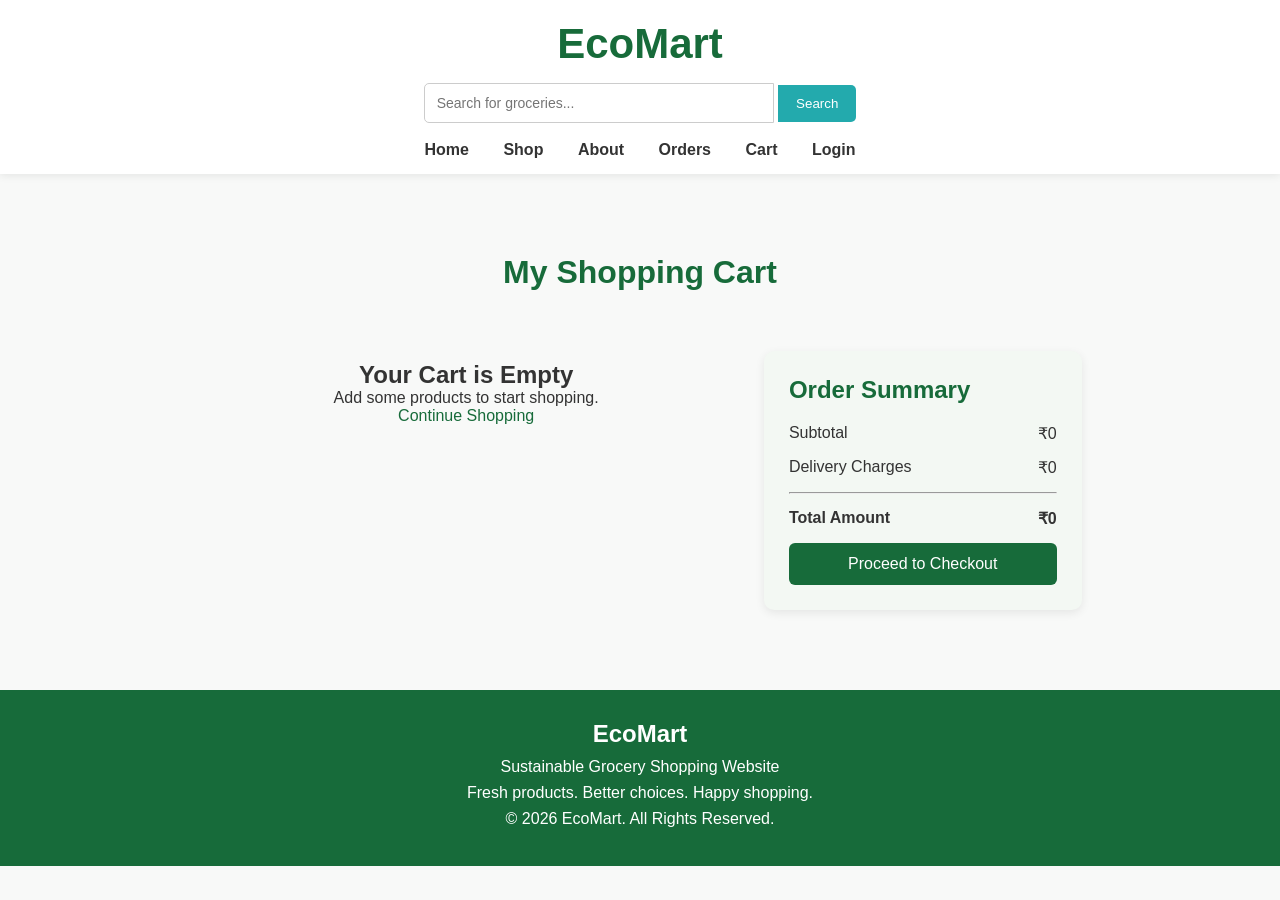
<file: cart.html>
<!doctype html>
<html lang="en">
  <head>
    <meta charset="UTF-8" />
    <meta name="viewport" content="width=device-width, initial-scale=1.0" />
    <title>EcoMart - Shopping Cart</title>
    <link rel="stylesheet" href="style.css" />

    <style>
      .cart-container {
        width: 85%;
        margin: 40px auto;
      }

      .cart-title {
        text-align: center;
        margin-bottom: 30px;
        color: #176b3a;
      }

      .cart-content {
        display: flex;
        gap: 30px;
        flex-wrap: wrap;
      }

      .cart-items {
        flex: 2;
        min-width: 280px;
      }

      .cart-item {
        display: flex;
        align-items: center;
        gap: 20px;
        padding: 20px;
        margin-bottom: 15px;
        background: white;
        border: 1px solid #ddd;
        border-radius: 10px;
      }

      .cart-item img {
        width: 90px;
        height: 90px;
        object-fit: cover;
        border-radius: 8px;
      }

      .item-details {
        flex: 1;
      }

      .item-details h3 {
        margin-bottom: 8px;
      }

      .quantity button {
        padding: 5px 12px;
        cursor: pointer;
        border: none;
        background: #176b3a;
        color: white;
        border-radius: 4px;
      }

      .quantity span {
        margin: 0 10px;
      }

      .remove-btn {
        background: #d9534f;
        color: white;
        border: none;
        padding: 8px 12px;
        border-radius: 5px;
        cursor: pointer;
        margin-top: 10px;
      }

      .cart-summary {
        flex: 1;
        min-width: 230px;
        height: fit-content;
        padding: 25px;
        background: #f3f8f3;
        border-radius: 10px;
      }

      .summary-row {
        display: flex;
        justify-content: space-between;
        margin: 15px 0;
      }

      .checkout-btn {
        width: 100%;
        padding: 12px;
        background: #176b3a;
        color: white;
        border: none;
        border-radius: 6px;
        cursor: pointer;
        font-size: 16px;
      }

      .checkout-btn:hover {
        background: #10532c;
      }

      .empty-cart {
        text-align: center;
        padding: 40px;
      }

      .empty-cart a {
        color: #176b3a;
      }

      @media (max-width: 600px) {
        .cart-item {
          flex-wrap: wrap;
        }
      }
    </style>
  </head>

  <body>
    <!-- HEADER -->

    <header>
      <div class="logo">EcoMart</div>

      <div class="search">
        <input type="text" placeholder="Search for groceries..." />
        <button>Search</button>
      </div>

      <nav>
        <a href="index.html">Home</a>
        <a href="shop.html">Shop</a>
        <a href="about.html">About</a>
        <a href="order.html">Orders</a>
        <a href="cart.html">Cart</a>
        <a href="login.html">Login</a>
      </nav>
    </header>

    <!-- CART SECTION -->

    <div class="cart-container">
      <h1 class="cart-title">My Shopping Cart</h1>

      <div class="cart-content">
        <div class="cart-items" id="cartItems">
          <!-- Products will appear here -->
        </div>

        <div class="cart-summary">
          <h2>Order Summary</h2>

          <div class="summary-row">
            <span>Subtotal</span>
            <span id="subtotal">₹0</span>
          </div>

          <div class="summary-row">
            <span>Delivery Charges</span>
            <span id="delivery">₹0</span>
          </div>

          <hr />

          <div class="summary-row">
            <strong>Total Amount</strong>
            <strong id="total">₹0</strong>
          </div>

          <button class="checkout-btn" onclick="checkout()">
            Proceed to Checkout
          </button>
        </div>
      </div>
    </div>

    <!-- FOOTER -->

    <footer>
      <h2>EcoMart</h2>
      <p>Sustainable Grocery Shopping Website</p>
      <p>Fresh products. Better choices. Happy shopping.</p>
      <p>© 2026 EcoMart. All Rights Reserved.</p>
    </footer>

    <!-- JAVASCRIPT -->

    <script>
      let cart = JSON.parse(localStorage.getItem("ecoCart")) || [];

      function displayCart() {
        let cartItems = document.getElementById("cartItems");

        cartItems.innerHTML = "";

        if (cart.length === 0) {
          cartItems.innerHTML = `
                    <div class="empty-cart">
                        <h2>Your Cart is Empty</h2>
                        <p>Add some products to start shopping.</p>
                        <a href="shop.html">Continue Shopping</a>
                    </div>
                `;

          updateTotal();
          return;
        }

        cart.forEach((item, index) => {
          cartItems.innerHTML += `
                    <div class="cart-item">

                        <img src="${item.image}" alt="${item.name}">

                        <div class="item-details">

                            <h3>${item.name}</h3>

                            <p>₹${item.price}</p>

                            <div class="quantity">

                                <button onclick="changeQuantity(${index}, -1)">-</button>

                                <span>${item.quantity}</span>

                                <button onclick="changeQuantity(${index}, 1)">+</button>

                            </div>

                            <button class="remove-btn"
                                onclick="removeItem(${index})">
                                Remove
                            </button>

                        </div>

                    </div>
                `;
        });

        updateTotal();
      }

      function changeQuantity(index, change) {
        cart[index].quantity += change;

        if (cart[index].quantity <= 0) {
          cart.splice(index, 1);
        }

        saveCart();
      }

      function removeItem(index) {
        cart.splice(index, 1);

        saveCart();
      }

      function updateTotal() {
        let subtotal = 0;

        cart.forEach((item) => {
          subtotal += item.price * item.quantity;
        });

        let delivery = subtotal === 0 ? 0 : 30;

        document.getElementById("subtotal").innerText = "₹" + subtotal;

        document.getElementById("delivery").innerText = "₹" + delivery;

        document.getElementById("total").innerText =
          "₹" + (subtotal + delivery);
      }

      function saveCart() {
        localStorage.setItem("ecoCart", JSON.stringify(cart));

        displayCart();
      }

      function checkout() {
        if (cart.length === 0) {
          alert("Your cart is empty!");
        } else {
          window.location.href = "checkout.html";
        }
      }

      displayCart();
    </script>
  </body>
</html>
</file>
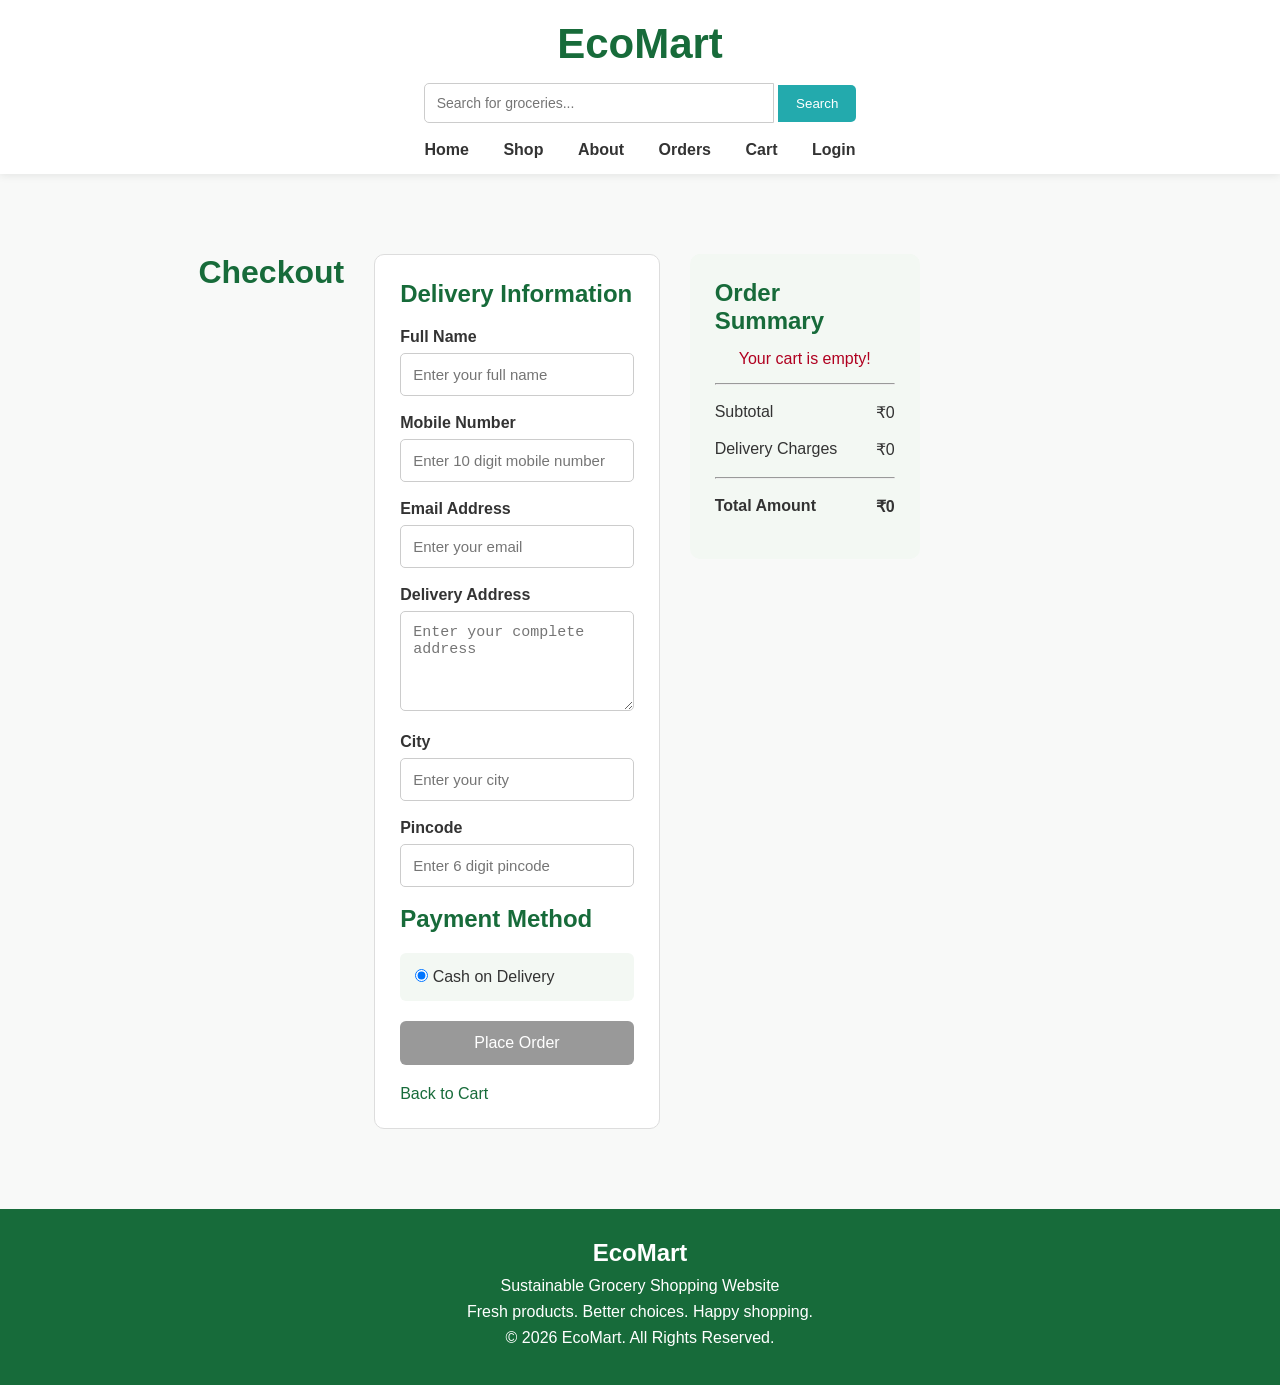
<file: checkout.html>
<!doctype html>
<html lang="en">
  <head>
    <meta charset="UTF-8" />
    <meta name="viewport" content="width=device-width, initial-scale=1.0" />

    <title>EcoMart - Checkout</title>

    <link rel="stylesheet" href="style.css" />

    <style>
      .checkout-container {
        width: 85%;
        margin: 40px auto;
      }

      .checkout-title {
        text-align: center;
        color: #176b3a;
        margin-bottom: 30px;
      }

      .checkout-content {
        display: flex;
        gap: 30px;
        flex-wrap: wrap;
      }

      .checkout-form {
        flex: 2;
        min-width: 280px;
        background: white;
        padding: 25px;
        border: 1px solid #ddd;
        border-radius: 10px;
      }

      .checkout-form h2 {
        color: #176b3a;
        margin-bottom: 20px;
      }

      .form-group {
        margin-bottom: 18px;
      }

      .form-group label {
        display: block;
        margin-bottom: 7px;
        font-weight: bold;
      }

      .form-group input,
      .form-group textarea {
        width: 100%;
        padding: 12px;
        border: 1px solid #ccc;
        border-radius: 5px;
        font-size: 15px;
        box-sizing: border-box;
      }

      .form-group textarea {
        height: 100px;
        resize: vertical;
      }

      .payment-option {
        padding: 15px;
        background: #f3f8f3;
        border-radius: 6px;
        margin-bottom: 20px;
      }

      .order-summary {
        flex: 1;
        min-width: 230px;
        height: fit-content;
        padding: 25px;
        background: #f3f8f3;
        border-radius: 10px;
      }

      .order-summary h2 {
        color: #176b3a;
      }

      .summary-row {
        display: flex;
        justify-content: space-between;
        gap: 10px;
        margin: 18px 0;
      }

      .place-order-btn {
        width: 100%;
        padding: 13px;
        background: #176b3a;
        color: white;
        border: none;
        border-radius: 6px;
        font-size: 16px;
        cursor: pointer;
      }

      .place-order-btn:hover {
        background: #10532c;
      }

      .place-order-btn:disabled {
        background: #999;
        cursor: not-allowed;
      }

      .back-link {
        display: inline-block;
        margin-top: 20px;
        color: #176b3a;
        text-decoration: none;
      }

      .empty-checkout {
        text-align: center;
        color: #b00020;
        margin: 15px 0;
      }

      @media (max-width: 600px) {
        .checkout-container {
          width: 92%;
        }
      }
    </style>
  </head>

  <body>
    <!-- HEADER -->

    <header>
      <div class="logo">EcoMart</div>

      <div class="search">
        <input type="text" placeholder="Search for groceries..." />
        <button type="button" onclick="window.location.href = 'shop.html'">
          Search
        </button>
      </div>

      <nav>
        <a href="index.html">Home</a>
        <a href="shop.html">Shop</a>
        <a href="about.html">About</a>
        <a href="order.html">Orders</a>
        <a href="cart.html">Cart</a>
        <a href="login.html">Login</a>
      </nav>
    </header>

    <!-- CHECKOUT -->

    <div class="checkout-container">
      <h1 class="checkout-title">Checkout</h1>

      <div class="checkout-content">
        <!-- CUSTOMER DETAILS -->

        <div class="checkout-form">
          <h2>Delivery Information</h2>

          <form id="checkoutForm">
            <div class="form-group">
              <label for="name">Full Name</label>
              <input
                type="text"
                id="name"
                placeholder="Enter your full name"
                required
              />
            </div>

            <div class="form-group">
              <label for="phone">Mobile Number</label>
              <input
                type="tel"
                id="phone"
                placeholder="Enter 10 digit mobile number"
                pattern="[0-9]{10}"
                maxlength="10"
                required
              />
            </div>

            <div class="form-group">
              <label for="email">Email Address</label>
              <input
                type="email"
                id="email"
                placeholder="Enter your email"
                required
              />
            </div>

            <div class="form-group">
              <label for="address">Delivery Address</label>
              <textarea
                id="address"
                placeholder="Enter your complete address"
                required
              ></textarea>
            </div>

            <div class="form-group">
              <label for="city">City</label>
              <input
                type="text"
                id="city"
                placeholder="Enter your city"
                required
              />
            </div>

            <div class="form-group">
              <label for="pincode">Pincode</label>
              <input
                type="text"
                id="pincode"
                placeholder="Enter 6 digit pincode"
                pattern="[0-9]{6}"
                maxlength="6"
                required
              />
            </div>

            <h2>Payment Method</h2>

            <div class="payment-option">
              <label>
                <input
                  type="radio"
                  name="payment"
                  value="Cash on Delivery"
                  checked
                />
                Cash on Delivery
              </label>
            </div>

            <button type="submit" class="place-order-btn" id="placeOrderBtn">
              Place Order
            </button>
          </form>

          <a href="cart.html" class="back-link"> Back to Cart </a>
        </div>

        <!-- ORDER SUMMARY -->

        <div class="order-summary">
          <h2>Order Summary</h2>

          <div id="orderItems"></div>

          <p class="empty-checkout" id="emptyMessage"></p>

          <hr />

          <div class="summary-row">
            <span>Subtotal</span>
            <span id="subtotal">₹0</span>
          </div>

          <div class="summary-row">
            <span>Delivery Charges</span>
            <span id="delivery">₹0</span>
          </div>

          <hr />

          <div class="summary-row">
            <strong>Total Amount</strong>
            <strong id="total">₹0</strong>
          </div>
        </div>
      </div>
    </div>

    <!-- FOOTER -->

    <footer>
      <h2>EcoMart</h2>
      <p>Sustainable Grocery Shopping Website</p>
      <p>Fresh products. Better choices. Happy shopping.</p>
      <p>© 2026 EcoMart. All Rights Reserved.</p>
    </footer>

    <!-- JAVASCRIPT -->

    <script>
      let cart = JSON.parse(localStorage.getItem("ecoCart")) || [];

      let subtotal = 0;
      let delivery = 0;
      let total = 0;

      // DISPLAY ORDER SUMMARY

      function displayOrder() {
        const orderItems = document.getElementById("orderItems");

        orderItems.innerHTML = "";

        subtotal = 0;

        if (cart.length === 0) {
          document.getElementById("emptyMessage").innerText =
            "Your cart is empty!";

          document.getElementById("placeOrderBtn").disabled = true;
        } else {
          document.getElementById("emptyMessage").innerText = "";

          document.getElementById("placeOrderBtn").disabled = false;
        }

        cart.forEach(function (item) {
          let itemTotal = Number(item.price) * Number(item.quantity);

          subtotal += itemTotal;

          orderItems.innerHTML += `
                    <div class="summary-row">
                        <span>${item.name} x ${item.quantity}</span>
                        <span>₹${itemTotal}</span>
                    </div>
                `;
        });

        delivery = subtotal === 0 ? 0 : 30;

        total = subtotal + delivery;

        document.getElementById("subtotal").innerText = "₹" + subtotal;

        document.getElementById("delivery").innerText = "₹" + delivery;

        document.getElementById("total").innerText = "₹" + total;
      }

      // PLACE ORDER

      document
        .getElementById("checkoutForm")
        .addEventListener("submit", function (event) {
          event.preventDefault();

          if (cart.length === 0) {
            alert("Your cart is empty!");

            window.location.href = "shop.html";

            return;
          }

          // CUSTOMER DETAILS

          let name = document.getElementById("name").value;

          let phone = document.getElementById("phone").value;

          let email = document.getElementById("email").value;

          let address = document.getElementById("address").value;

          let city = document.getElementById("city").value;

          let pincode = document.getElementById("pincode").value;

          // PAYMENT METHOD

          let payment = document.querySelector(
            'input[name="payment"]:checked',
          ).value;

          // CREATE ORDER

          let order = {
            orderId: "ECM" + Date.now(),

            name: name,

            phone: phone,

            email: email,

            address: address,

            city: city,

            pincode: pincode,

            payment: payment,

            products: cart,

            subtotal: subtotal,

            delivery: delivery,

            total: total,

            status: "Order Placed",

            date: new Date().toLocaleString(),
          };

          // SAVE LATEST ORDER

          localStorage.setItem("ecoOrder", JSON.stringify(order));

          // SAVE ORDER HISTORY

          let orders = JSON.parse(localStorage.getItem("ecoOrders")) || [];

          orders.push(order);

          localStorage.setItem("ecoOrders", JSON.stringify(orders));

          // CLEAR CART

          localStorage.removeItem("ecoCart");

          alert("Your order has been placed successfully!");

          // GO TO ORDER PAGE

          window.location.href = "order.html";
        });

      // LOAD ORDER SUMMARY

      displayOrder();
    </script>
  </body>
</html>
</file>
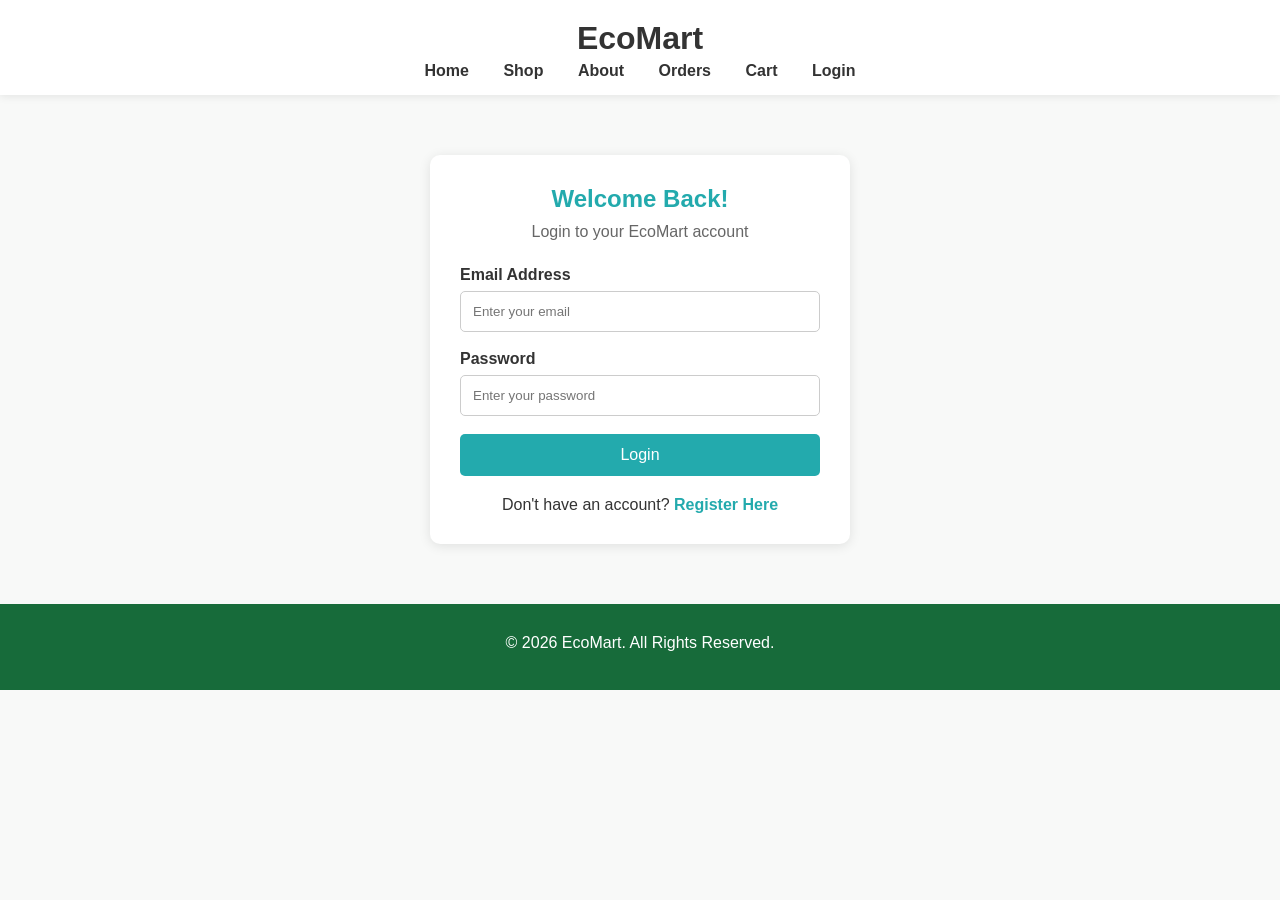
<file: login.html>
<!doctype html>
<html lang="en">
  <head>
    <meta charset="UTF-8" />
    <meta name="viewport" content="width=device-width, initial-scale=1.0" />
    <title>EcoMart - Login</title>
    <link rel="stylesheet" href="style.css" />

    <style>
      .login-container {
        max-width: 420px;
        margin: 60px auto;
        padding: 30px;
        background: white;
        border-radius: 10px;
        box-shadow: 0 2px 12px rgba(0, 0, 0, 0.1);
      }

      .login-container h2 {
        text-align: center;
        color: #23aaad;
        margin-bottom: 10px;
      }

      .login-container p {
        text-align: center;
        color: #666;
        margin-bottom: 25px;
      }

      .login-container label {
        display: block;
        margin-bottom: 7px;
        font-weight: bold;
      }

      .login-container input {
        width: 100%;
        padding: 12px;
        margin-bottom: 18px;
        border: 1px solid #ccc;
        border-radius: 5px;
        box-sizing: border-box;
      }

      .login-btn {
        width: 100%;
        padding: 12px;
        background: #23aaad;
        color: white;
        border: none;
        border-radius: 5px;
        cursor: pointer;
        font-size: 16px;
      }

      .login-btn:hover {
        background: #188b8e;
      }

      .register-link {
        text-align: center;
        margin-top: 20px;
      }

      .register-link a {
        color: #23aaad;
        text-decoration: none;
        font-weight: bold;
      }
    </style>
  </head>

  <body>
    <header>
      <h1>EcoMart</h1>
      <nav>
        <a href="index.html">Home</a>
        <a href="shop.html">Shop</a>
        <a href="about.html">About</a>
        <a href="order.html">Orders</a>
        <a href="cart.html">Cart</a>
        <a href="login.html">Login</a>
      </nav>
    </header>

    <div class="login-container">
      <h2>Welcome Back!</h2>
      <p>Login to your EcoMart account</p>

      <form id="loginForm">
        <label>Email Address</label>
        <input
          type="email"
          id="email"
          placeholder="Enter your email"
          required
        />

        <label>Password</label>
        <input
          type="password"
          id="password"
          placeholder="Enter your password"
          required
        />

        <button type="submit" class="login-btn">Login</button>
      </form>

      <div class="register-link">
        Don't have an account?
        <a href="register.html">Register Here</a>
      </div>
    </div>

    <footer>
      <p>&copy; 2026 EcoMart. All Rights Reserved.</p>
    </footer>

    <script>
      document
        .getElementById("loginForm")
        .addEventListener("submit", function (event) {
          event.preventDefault();

          let email = document.getElementById("email").value;
          let password = document.getElementById("password").value;

          let users = JSON.parse(localStorage.getItem("ecoUsers")) || [];

          let user = users.find(function (item) {
            return item.email === email && item.password === password;
          });

          if (user) {
            localStorage.setItem("ecoLoggedInUser", JSON.stringify(user));
            alert("Login successful!");
            window.location.href = "index.html";
          } else {
            alert("Invalid email or password. Please register first.");
          }
        });
    </script>
  </body>
</html>
</file>
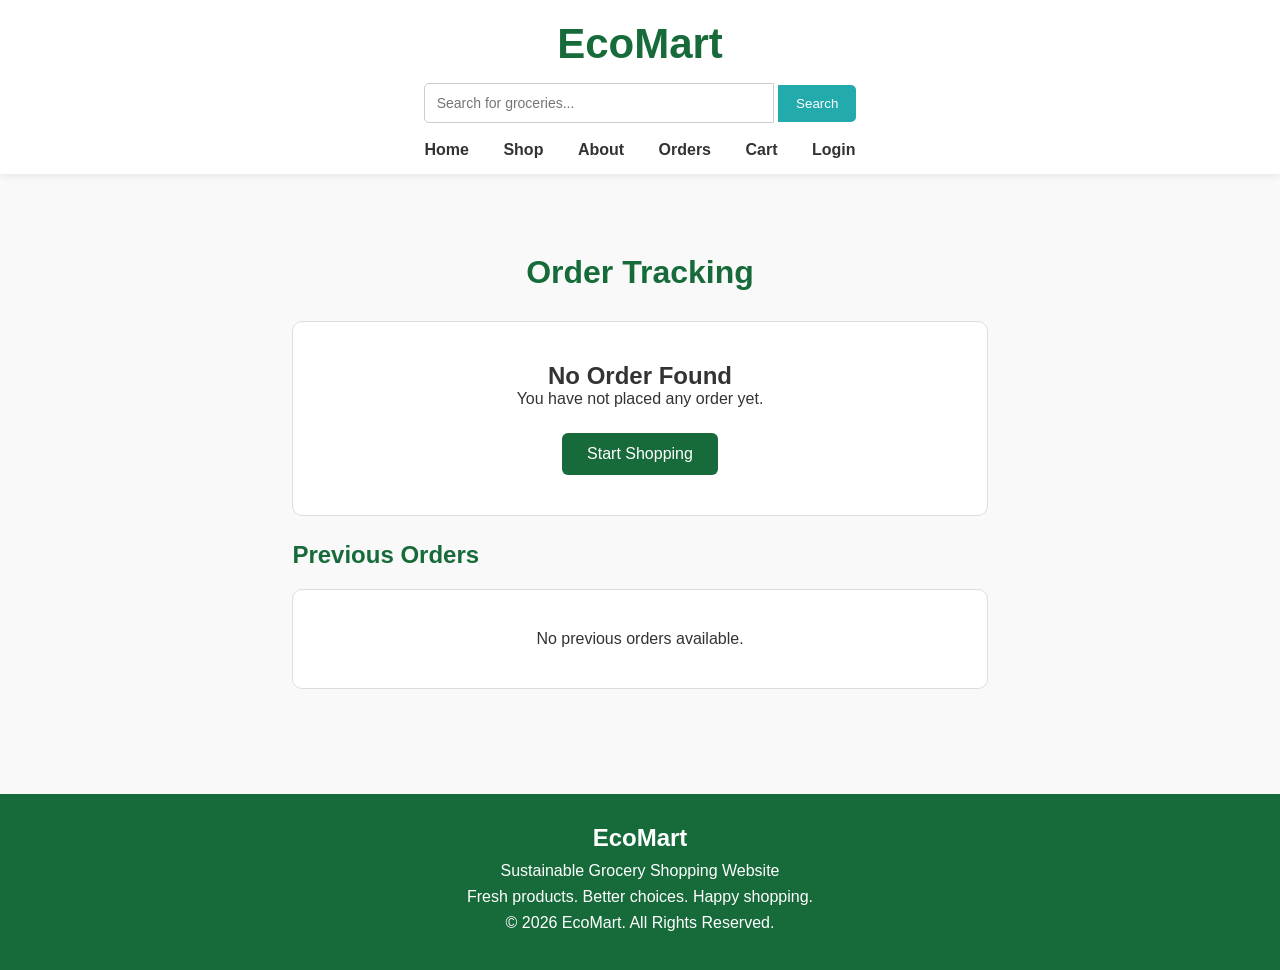
<file: order.html>
<!doctype html>
<html lang="en">
  <head>
    <meta charset="UTF-8" />
    <meta name="viewport" content="width=device-width, initial-scale=1.0" />

    <title>EcoMart - Order Tracking</title>

    <link rel="stylesheet" href="style.css" />

    <style>
      .order-container {
        width: 85%;
        max-width: 900px;
        margin: 40px auto;
      }

      .order-title {
        text-align: center;
        color: #176b3a;
        margin-bottom: 30px;
      }

      .order-box {
        background: white;
        padding: 30px;
        border: 1px solid #ddd;
        border-radius: 10px;
        margin-bottom: 25px;
      }

      .success-message {
        text-align: center;
        color: #176b3a;
        margin-bottom: 25px;
      }

      .order-details {
        display: grid;
        grid-template-columns: 1fr 1fr;
        gap: 15px;
        margin-top: 20px;
      }

      .detail {
        background: #f3f8f3;
        padding: 15px;
        border-radius: 6px;
        overflow-wrap: anywhere;
      }

      .detail p {
        margin-top: 7px;
      }

      .tracking {
        margin-top: 25px;
      }

      .tracking h2 {
        color: #176b3a;
        margin-bottom: 25px;
      }

      .tracking-step {
        display: flex;
        align-items: center;
        gap: 15px;
        margin-bottom: 25px;
      }

      .step-circle {
        width: 35px;
        height: 35px;
        min-width: 35px;
        border-radius: 50%;
        background: #176b3a;
        color: white;
        display: flex;
        align-items: center;
        justify-content: center;
      }

      .step-line {
        width: 3px;
        height: 25px;
        background: #176b3a;
        margin-left: 16px;
        margin-bottom: 10px;
      }

      .tracking-step p {
        color: #666;
        margin-top: 5px;
      }

      .ordered-products {
        margin-top: 20px;
      }

      .ordered-product {
        display: flex;
        justify-content: space-between;
        gap: 15px;
        padding: 12px 0;
        border-bottom: 1px solid #ddd;
      }

      .total-row {
        display: flex;
        justify-content: space-between;
        gap: 15px;
        margin-top: 20px;
        font-size: 18px;
      }

      .shop-btn {
        display: block;
        width: fit-content;
        margin: 25px auto 0;
        padding: 12px 25px;
        background: #176b3a;
        color: white;
        text-decoration: none;
        border-radius: 6px;
      }

      .shop-btn:hover {
        background: #10532c;
      }

      .empty-order {
        text-align: center;
        padding: 40px;
      }

      .address-details {
        line-height: 1.8;
        margin-top: 12px;
      }

      .history-title {
        color: #176b3a;
        margin-bottom: 20px;
      }

      .history-card {
        background: white;
        border: 1px solid #ddd;
        border-radius: 8px;
        padding: 20px;
        margin-bottom: 15px;
      }

      .history-row {
        display: flex;
        justify-content: space-between;
        flex-wrap: wrap;
        gap: 10px;
        margin-bottom: 12px;
      }

      .history-status {
        color: #176b3a;
        font-weight: bold;
      }

      .history-card p {
        margin: 8px 0;
      }

      @media (max-width: 600px) {
        .order-details {
          grid-template-columns: 1fr;
        }

        .order-container {
          width: 92%;
        }

        .order-box {
          padding: 20px;
        }
      }
    </style>
  </head>

  <body>
    <!-- HEADER -->

    <header>
      <div class="logo">EcoMart</div>

      <div class="search">
        <input type="text" placeholder="Search for groceries..." />
        <button type="button" onclick="window.location.href = 'shop.html'">
          Search
        </button>
      </div>

      <nav>
        <a href="index.html">Home</a>
        <a href="shop.html">Shop</a>
        <a href="about.html">About</a>
        <a href="order.html">Orders</a>
        <a href="cart.html">Cart</a>
        <a href="login.html">Login</a>
      </nav>
    </header>

    <!-- ORDER TRACKING -->

    <div class="order-container">
      <h1 class="order-title">Order Tracking</h1>

      <div id="orderContent"></div>

      <!-- ORDER HISTORY -->

      <h2 class="history-title">Previous Orders</h2>

      <div id="orderHistory"></div>
    </div>

    <!-- FOOTER -->

    <footer>
      <h2>EcoMart</h2>
      <p>Sustainable Grocery Shopping Website</p>
      <p>Fresh products. Better choices. Happy shopping.</p>
      <p>© 2026 EcoMart. All Rights Reserved.</p>
    </footer>

    <!-- JAVASCRIPT -->

    <script>
      // GET LATEST ORDER

      let order = JSON.parse(localStorage.getItem("ecoOrder"));

      let orders = JSON.parse(localStorage.getItem("ecoOrders")) || [];

      const orderContent = document.getElementById("orderContent");

      const orderHistory = document.getElementById("orderHistory");

      // SAFELY DISPLAY TEXT

      function escapeHTML(value) {
        return String(value ?? "").replace(/[&<>"']/g, function (character) {
          const characters = {
            "&": "&amp;",
            "<": "&lt;",
            ">": "&gt;",
            '"': "&quot;",
            "'": "&#039;",
          };

          return characters[character];
        });
      }

      // DISPLAY TRACKING STEPS

      function displayTracking(status) {
        const steps = [
          {
            name: "Order Placed",
            description: "Your order has been received.",
          },
          {
            name: "Order Processing",
            description: "Your order is being prepared.",
          },
          {
            name: "Out for Delivery",
            description: "Your order is on the way.",
          },
          {
            name: "Delivered",
            description: "Your order has been delivered.",
          },
        ];

        let currentStep = 0;

        if (status === "Processing") {
          currentStep = 1;
        } else if (status === "Out for Delivery") {
          currentStep = 2;
        } else if (status === "Delivered") {
          currentStep = 3;
        }

        let trackingHTML = `
                <div class="tracking">
                    <h2>Order Status</h2>
            `;

        steps.forEach(function (step, index) {
          let active = index <= currentStep;

          trackingHTML += `
                    <div class="tracking-step">

                        <div class="step-circle"
                            style="background:${active ? "#176b3a" : "#ccc"}">
                            ${index + 1}
                        </div>

                        <div>
                            <strong>${step.name}</strong>
                            <p>${step.description}</p>
                        </div>

                    </div>
                `;

          if (index !== steps.length - 1) {
            trackingHTML += `
                        <div class="step-line"
                            style="background:${active ? "#176b3a" : "#ccc"}">
                        </div>
                    `;
          }
        });

        trackingHTML += "</div>";

        return trackingHTML;
      }

      // DISPLAY LATEST ORDER

      function displayOrder() {
        if (!order) {
          orderContent.innerHTML = `
                    <div class="order-box empty-order">

                        <h2>No Order Found</h2>

                        <p>You have not placed any order yet.</p>

                        <a href="shop.html" class="shop-btn">
                            Start Shopping
                        </a>

                    </div>
                `;

          return;
        }

        let productsHTML = "";

        (order.products || []).forEach(function (item) {
          let itemTotal = Number(item.price) * Number(item.quantity);

          productsHTML += `
                    <div class="ordered-product">

                        <span>
                            ${escapeHTML(item.name)} x ${escapeHTML(item.quantity)}
                        </span>

                        <strong>₹${itemTotal}</strong>

                    </div>
                `;
        });

        let status = order.status || "Order Placed";

        let subtotal = Number(order.subtotal) || 0;

        let delivery = Number(order.delivery) || 0;

        let total = Number(order.total) || subtotal + delivery;

        orderContent.innerHTML = `

                <div class="order-box">

                    <div class="success-message">

                        <h2>Order Placed Successfully!</h2>

                        <p>Thank you for shopping with EcoMart.</p>

                    </div>


                    <h2>Order Information</h2>

                    <div class="order-details">

                        <div class="detail">
                            <strong>Order ID</strong>
                            <p>${escapeHTML(order.orderId)}</p>
                        </div>

                        <div class="detail">
                            <strong>Order Date</strong>
                            <p>${escapeHTML(order.date)}</p>
                        </div>

                        <div class="detail">
                            <strong>Payment Method</strong>
                            <p>${escapeHTML(order.payment)}</p>
                        </div>

                        <div class="detail">
                            <strong>Order Status</strong>
                            <p>${escapeHTML(status)}</p>
                        </div>

                    </div>


                    ${displayTracking(status)}

                </div>


                <div class="order-box">

                    <h2>Ordered Products</h2>

                    <div class="ordered-products">
                        ${productsHTML}
                    </div>

                    <div class="total-row">
                        <strong>Subtotal</strong>
                        <strong>₹${subtotal}</strong>
                    </div>

                    <div class="total-row">
                        <span>Delivery Charges</span>
                        <span>₹${delivery}</span>
                    </div>

                    <div class="total-row">
                        <strong>Total Amount</strong>
                        <strong>₹${total}</strong>
                    </div>

                    <hr style="margin:25px 0;">

                    <h3>Delivery Address</h3>

                    <div class="address-details">

                        <p>${escapeHTML(order.name)}</p>

                        <p>${escapeHTML(order.address)}, ${escapeHTML(order.city)}</p>

                        <p>Pincode: ${escapeHTML(order.pincode)}</p>

                        <p>Mobile: ${escapeHTML(order.phone)}</p>

                        <p>Email: ${escapeHTML(order.email)}</p>

                    </div>

                </div>

                <a href="shop.html" class="shop-btn">
                    Continue Shopping
                </a>

            `;
      }

      // DISPLAY PREVIOUS ORDERS

      function displayOrderHistory() {
        if (orders.length === 0) {
          orderHistory.innerHTML = `
                    <div class="order-box empty-order">
                        <p>No previous orders available.</p>
                    </div>
                `;

          return;
        }

        let historyHTML = "";

        // Display newest order first

        let reversedOrders = [...orders].reverse();

        reversedOrders.forEach(function (previousOrder) {
          let products = previousOrder.products || [];

          let productNames = products
            .map(function (item) {
              return escapeHTML(item.name) + " x " + escapeHTML(item.quantity);
            })
            .join(", ");

          historyHTML += `

                    <div class="history-card">

                        <div class="history-row">

                            <strong>
                                Order ID: ${escapeHTML(previousOrder.orderId)}
                            </strong>

                            <span class="history-status">
                                ${escapeHTML(previousOrder.status || "Order Placed")}
                            </span>

                        </div>

                        <p>
                            <strong>Date:</strong>
                            ${escapeHTML(previousOrder.date)}
                        </p>

                        <p>
                            <strong>Products:</strong>
                            ${productNames}
                        </p>

                        <p>
                            <strong>Total Amount:</strong>
                            ₹${Number(previousOrder.total) || 0}
                        </p>

                    </div>

                `;
        });

        orderHistory.innerHTML = historyHTML;
      }

      // LOAD ORDER DETAILS

      displayOrder();

      displayOrderHistory();
    </script>
  </body>
</html>
</file>
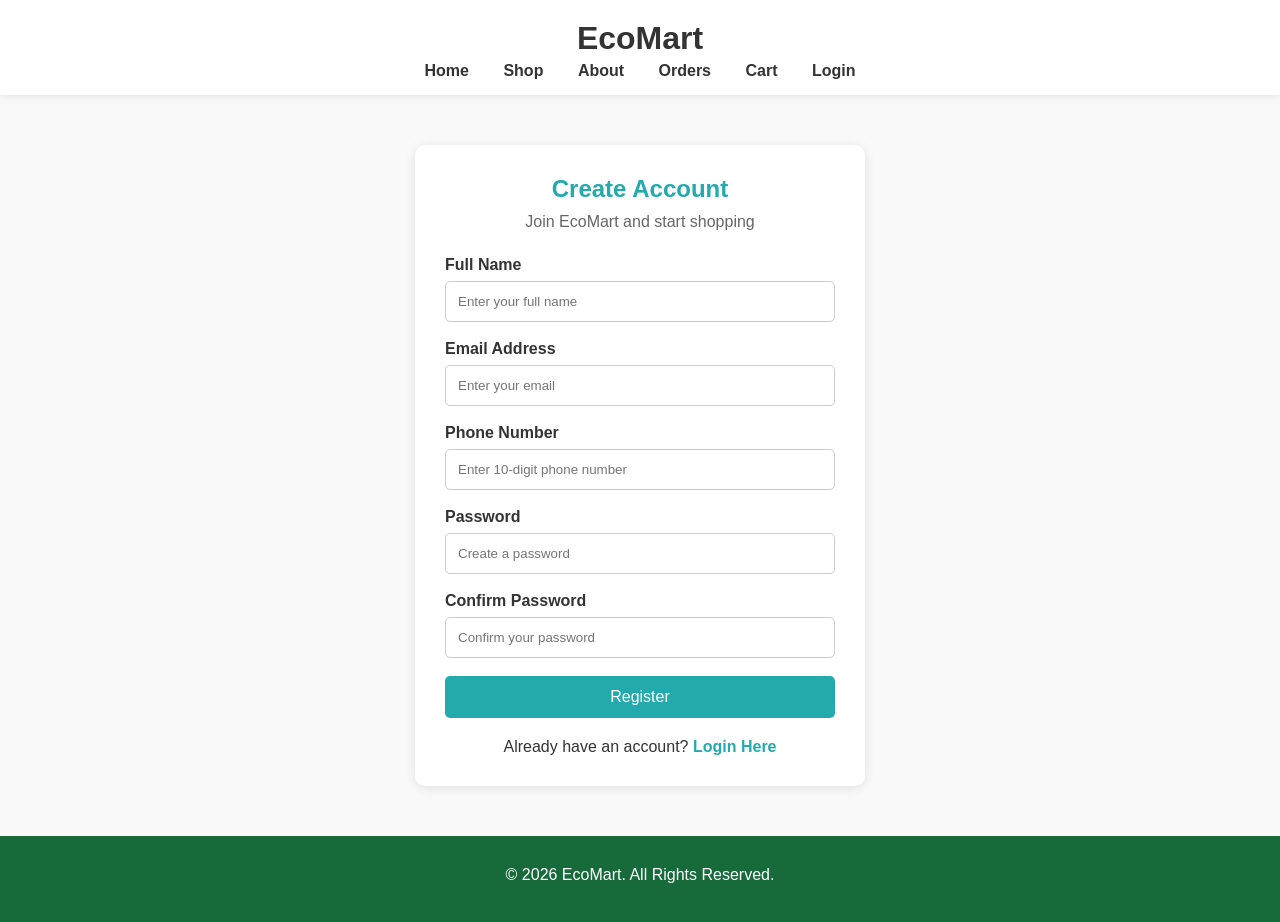
<file: register.html>
<!doctype html>
<html lang="en">
  <head>
    <meta charset="UTF-8" />
    <meta name="viewport" content="width=device-width, initial-scale=1.0" />
    <title>EcoMart - Register</title>
    <link rel="stylesheet" href="style.css" />

    <style>
      .register-container {
        max-width: 450px;
        margin: 50px auto;
        padding: 30px;
        background: white;
        border-radius: 10px;
        box-shadow: 0 2px 12px rgba(0, 0, 0, 0.1);
      }

      .register-container h2 {
        text-align: center;
        color: #23aaad;
        margin-bottom: 10px;
      }

      .register-container p {
        text-align: center;
        color: #666;
        margin-bottom: 25px;
      }

      .register-container label {
        display: block;
        margin-bottom: 7px;
        font-weight: bold;
      }

      .register-container input {
        width: 100%;
        padding: 12px;
        margin-bottom: 18px;
        border: 1px solid #ccc;
        border-radius: 5px;
        box-sizing: border-box;
      }

      .register-btn {
        width: 100%;
        padding: 12px;
        background: #23aaad;
        color: white;
        border: none;
        border-radius: 5px;
        cursor: pointer;
        font-size: 16px;
      }

      .register-btn:hover {
        background: #188b8e;
      }

      .login-link {
        text-align: center;
        margin-top: 20px;
      }

      .login-link a {
        color: #23aaad;
        text-decoration: none;
        font-weight: bold;
      }
    </style>
  </head>

  <body>
    <header>
      <h1>EcoMart</h1>
      <nav>
        <a href="index.html">Home</a>
        <a href="shop.html">Shop</a>
        <a href="about.html">About</a>
        <a href="order.html">Orders</a>
        <a href="cart.html">Cart</a>
        <a href="login.html">Login</a>
      </nav>
    </header>

    <div class="register-container">
      <h2>Create Account</h2>
      <p>Join EcoMart and start shopping</p>

      <form id="registerForm">
        <label>Full Name</label>
        <input
          type="text"
          id="name"
          placeholder="Enter your full name"
          required
        />

        <label>Email Address</label>
        <input
          type="email"
          id="email"
          placeholder="Enter your email"
          required
        />

        <label>Phone Number</label>
        <input
          type="tel"
          id="phone"
          placeholder="Enter 10-digit phone number"
          pattern="[0-9]{10}"
          maxlength="10"
          required
        />

        <label>Password</label>
        <input
          type="password"
          id="password"
          placeholder="Create a password"
          minlength="6"
          required
        />

        <label>Confirm Password</label>
        <input
          type="password"
          id="confirmPassword"
          placeholder="Confirm your password"
          required
        />

        <button type="submit" class="register-btn">Register</button>
      </form>

      <div class="login-link">
        Already have an account?
        <a href="login.html">Login Here</a>
      </div>
    </div>

    <footer>
      <p>&copy; 2026 EcoMart. All Rights Reserved.</p>
    </footer>

    <script>
      document
        .getElementById("registerForm")
        .addEventListener("submit", function (event) {
          event.preventDefault();

          let name = document.getElementById("name").value.trim();

          let email = document
            .getElementById("email")
            .value.trim()
            .toLowerCase();

          let phone = document.getElementById("phone").value.trim();

          let password = document.getElementById("password").value;

          let confirmPassword =
            document.getElementById("confirmPassword").value;

          // CHECK PASSWORD

          if (password !== confirmPassword) {
            alert("Passwords do not match!");
            return;
          }

          // LOAD EXISTING USERS

          let users = JSON.parse(localStorage.getItem("ecoUsers")) || [];

          // CHECK DUPLICATE EMAIL

          let existingUser = users.find(function (user) {
            return user.email.toLowerCase() === email;
          });

          if (existingUser) {
            alert("This email is already registered!");
            return;
          }

          // CREATE NEW USER

          let newUser = {
            name: name,
            email: email,
            phone: phone,
            password: password,
          };

          // SAVE USER FOR LOGIN

          users.push(newUser);

          localStorage.setItem("ecoUsers", JSON.stringify(users));

          // LOAD ADMIN CUSTOMER LIST

          let customers =
            JSON.parse(localStorage.getItem("ecoCustomers")) || [];

          // GENERATE CUSTOMER ID

          let newCustomer = {
            customerId: "CU" + Date.now(),

            name: name,

            email: email,

            phone: phone,

            registrationDate: new Date().toLocaleDateString("en-IN"),

            status: "Active",
          };

          // SAVE CUSTOMER FOR ADMIN PANEL

          customers.push(newCustomer);

          localStorage.setItem("ecoCustomers", JSON.stringify(customers));

          alert("Registration successful! Please login.");

          window.location.href = "login.html";
        });
    </script>
  </body>
</html>
</file>
<file: style.css>
/* ==============================
   GENERAL
============================== */

* {
    box-sizing: border-box;
    margin: 0;
    padding: 0;
}

body {
    font-family: Arial, sans-serif;
    background-color: #f8f9f8;
    color: #333;
}

a {
    text-decoration: none;
}

button {
    cursor: pointer;
}


/* ==============================
   HEADER
============================== */

header {
    background-color: white;
    padding: 20px 8% 15px;
    text-align: center;
    box-shadow: 0 2px 8px rgba(0, 0, 0, 0.08);
}

/* Big EcoMart title */

.logo {
    font-size: 42px;
    font-weight: bold;
    color: #176b3a;
    margin-bottom: 15px;
}

/* Search */

.search {
    margin-bottom: 18px;
}

.search input {
    width: 350px;
    padding: 11px 12px;
    border: 1px solid #ccc;
    border-radius: 5px 0 0 5px;
    font-size: 14px;
}

.search button {
    padding: 11px 18px;
    border: none;
    background-color: rgb(35, 170, 173);
    color: white;
    border-radius: 0 5px 5px 0;
}

.search button:hover {
    background-color: #176b3a;
}

/* Navigation */

nav {
    margin-top: 5px;
}

nav a {
    color: #333;
    font-weight: bold;
    margin: 0 15px;
    transition: 0.3s;
}

nav a:hover {
    color: rgb(35, 170, 173);
}


/* ==============================
   WELCOME SECTION
============================== */

.welcome {
    min-height: 400px;
    background-color: #e8f8ec;
    display: flex;
    justify-content: space-between;
    align-items: center;
    padding: 50px 8%;
}

.welcome-content {
    width: 50%;
}

.welcome h1 {
    font-size: 45px;
    color: #176b3a;
    margin-bottom: 15px;
}

.welcome h1 span {
    color: rgb(35, 170, 173);
}

.welcome p {
    font-size: 18px;
    line-height: 1.6;
    margin-bottom: 25px;
}

.small-title {
    font-size: 14px !important;
    font-weight: bold;
    color: rgb(35, 170, 173);
}

.welcome-image {
    width: 40%;
    height: 280px;
}

.welcome-image img {
    width: 100%;
    height: 100%;
    object-fit: cover;
    border-radius: 15px;
}


/* ==============================
   BUTTON
============================== */

.btn {
    display: inline-block;
    padding: 12px 25px;
    background-color: rgb(35, 170, 173);
    color: white;
    border-radius: 5px;
    font-weight: bold;
    border: none;
}

.btn:hover {
    background-color: #176b3a;
}


/* ==============================
   OFFER SECTION
============================== */

.offer {
    background-color: #176b3a;
    color: white;
    text-align: center;
    padding: 25px;
    margin: 30px 8%;
    border-radius: 12px;
}

.offer h2 {
    margin-bottom: 8px;
}

.offer p {
    font-size: 16px;
}


/* ==============================
   COMMON SECTION
============================== */

.section {
    padding: 40px 8%;
}

.section-title {
    text-align: center;
    margin-bottom: 30px;
}

.section-title h2 {
    color: #176b3a;
    font-size: 30px;
    margin-bottom: 8px;
}

.section-title p {
    color: #666;
}


/* ==============================
   CATEGORY SECTION
============================== */

.category-grid {
    display: grid;
    grid-template-columns: repeat(3, 1fr);
    gap: 25px;
}

.category-card {
    background-color: white;
    border-radius: 12px;
    overflow: hidden;
    text-align: center;
    box-shadow: 0 3px 10px rgba(0, 0, 0, 0.08);
    transition: 0.3s;
}

.category-card:hover {
    transform: translateY(-5px);
}

.category-card img {
    width: 100%;
    height: 180px;
    object-fit: cover;
}

.category-card h3 {
    padding: 18px;
    color: #176b3a;
}


/* ==============================
   PRODUCT SECTION
============================== */

.product-grid {
    display: grid;
    grid-template-columns: repeat(4, 1fr);
    gap: 20px;
}

.product-card {
    background-color: white;
    border-radius: 10px;
    padding: 15px;
    box-shadow: 0 3px 10px rgba(0, 0, 0, 0.08);
    transition: 0.3s;
}

.product-card:hover {
    transform: translateY(-5px);
}

.product-card img {
    width: 100%;
    height: 180px;
    object-fit: cover;
    border-radius: 8px;
}

.product-card h3 {
    color: #176b3a;
    margin: 12px 0 8px;
}

.product-card p {
    margin-bottom: 8px;
}

.discount {
    display: inline-block;
    background-color: #e8f8ec;
    color: #176b3a;
    padding: 4px 8px;
    border-radius: 4px;
    font-size: 12px;
    font-weight: bold;
}

.rating {
    color: #f39c12;
    font-size: 14px;
}

.price {
    font-size: 18px;
    font-weight: bold;
    color: #176b3a;
}

.old-price {
    color: #999;
    text-decoration: line-through;
    margin-left: 5px;
}

.add-btn {
    width: 100%;
    padding: 10px;
    margin-top: 10px;
    background-color: rgb(35, 170, 173);
    color: white;
    border: none;
    border-radius: 5px;
}

.add-btn:hover {
    background-color: #176b3a;
}


/* ==============================
   WHY CHOOSE ECOMART
============================== */

.benefits {
    display: grid;
    grid-template-columns: repeat(4, 1fr);
    gap: 20px;
}

.benefit-card {
    background-color: white;
    text-align: center;
    padding: 25px 15px;
    border-radius: 10px;
    box-shadow: 0 3px 10px rgba(0, 0, 0, 0.07);
}

.benefit-card h3 {
    color: #176b3a;
    margin-bottom: 10px;
}

.benefit-card p {
    color: #666;
    line-height: 1.5;
}


/* ==============================
   PAGE BANNER
============================== */

.page-banner {
    background-color: #e8f8ec;
    text-align: center;
    padding: 45px 20px;
}

.page-banner h1 {
    color: #176b3a;
    font-size: 38px;
    margin-bottom: 10px;
}

.page-banner p {
    color: #666;
}


/* ==============================
   SHOP PAGE
============================== */

.shop-container {
    padding: 40px 8%;
}

.shop-tools {
    display: flex;
    justify-content: space-between;
    align-items: center;
    margin-bottom: 30px;
}

.category-buttons button {
    padding: 9px 15px;
    margin-right: 8px;
    border: 1px solid rgb(35, 170, 173);
    background-color: white;
    color: rgb(35, 170, 173);
    border-radius: 5px;
}

.category-buttons button:hover {
    background-color: rgb(35, 170, 173);
    color: white;
}

.sort {
    padding: 9px;
    border: 1px solid #ccc;
    border-radius: 5px;
}


/* ==============================
   PRODUCT DETAILS
============================== */

.product-details {
    display: flex;
    gap: 50px;
    padding: 50px 8%;
    background-color: white;
}

.product-details-image {
    width: 45%;
}

.product-details-image img {
    width: 100%;
    height: 400px;
    object-fit: cover;
    border-radius: 12px;
}

.product-info {
    width: 50%;
    padding-top: 20px;
}

.product-info h1 {
    color: #176b3a;
    font-size: 35px;
    margin-bottom: 15px;
}

.product-info p {
    line-height: 1.7;
    margin-bottom: 15px;
}

.product-info .price {
    font-size: 25px;
    margin-bottom: 15px;
}

.quantity {
    margin: 20px 0;
}

.quantity input {
    width: 70px;
    padding: 10px;
}


/* ==============================
   CART
============================== */

.cart-container {
    padding: 40px 8%;
}

.cart-table {
    width: 100%;
    border-collapse: collapse;
    background-color: white;
}

.cart-table th,
.cart-table td {
    padding: 15px;
    border-bottom: 1px solid #ddd;
    text-align: left;
}

.cart-table th {
    background-color: #e8f8ec;
    color: #176b3a;
}

.cart-product {
    display: flex;
    align-items: center;
    gap: 15px;
}

.cart-product img {
    width: 70px;
    height: 70px;
    object-fit: cover;
    border-radius: 8px;
}

.cart-summary {
    width: 350px;
    margin-left: auto;
    margin-top: 30px;
    background-color: white;
    padding: 25px;
    border-radius: 10px;
    box-shadow: 0 3px 10px rgba(0, 0, 0, 0.08);
}

.cart-summary h2 {
    color: #176b3a;
    margin-bottom: 20px;
}

.summary-row {
    display: flex;
    justify-content: space-between;
    margin-bottom: 12px;
}

.total {
    font-size: 20px;
    font-weight: bold;
    color: #176b3a;
    border-top: 1px solid #ddd;
    padding-top: 15px;
}


/* ==============================
   CHECKOUT
============================== */

.checkout-container {
    display: flex;
    gap: 30px;
    padding: 40px 8%;
}

.checkout-form {
    width: 65%;
    background-color: white;
    padding: 30px;
    border-radius: 10px;
}

.checkout-form h2 {
    color: #176b3a;
    margin-bottom: 20px;
}

.form-group {
    margin-bottom: 18px;
}

.form-group label {
    display: block;
    margin-bottom: 7px;
    font-weight: bold;
}

.form-group input,
.form-group select,
.form-group textarea {
    width: 100%;
    padding: 11px;
    border: 1px solid #ccc;
    border-radius: 5px;
}

.form-group textarea {
    height: 100px;
    resize: none;
}

.payment-box {
    width: 35%;
    background-color: white;
    padding: 25px;
    border-radius: 10px;
    height: fit-content;
}

.payment-box h2 {
    color: #176b3a;
    margin-bottom: 20px;
}


/* ==============================
   ORDER TRACKING
============================== */

.order-container {
    padding: 40px 8%;
}

.order-card {
    background-color: white;
    padding: 30px;
    border-radius: 10px;
    margin-bottom: 25px;
    box-shadow: 0 3px 10px rgba(0, 0, 0, 0.08);
}

.order-card h2 {
    color: #176b3a;
    margin-bottom: 10px;
}

.order-status {
    display: flex;
    justify-content: space-between;
    margin-top: 30px;
}

.status-step {
    text-align: center;
    width: 20%;
}

.status-circle {
    width: 40px;
    height: 40px;
    margin: auto;
    border-radius: 50%;
    background-color: rgb(35, 170, 173);
    color: white;
    display: flex;
    justify-content: center;
    align-items: center;
    font-weight: bold;
    margin-bottom: 10px;
}

.status-step p {
    font-size: 14px;
}


/* ==============================
   LOGIN / REGISTER
============================== */

.auth-container {
    min-height: 500px;
    display: flex;
    justify-content: center;
    align-items: center;
    padding: 50px 20px;
    background-color: #e8f8ec;
}

.auth-box {
    width: 400px;
    background-color: white;
    padding: 35px;
    border-radius: 12px;
    box-shadow: 0 5px 15px rgba(0, 0, 0, 0.1);
}

.auth-box h1 {
    text-align: center;
    color: #176b3a;
    margin-bottom: 25px;
}

.auth-box input {
    width: 100%;
    padding: 12px;
    margin-bottom: 15px;
    border: 1px solid #ccc;
    border-radius: 5px;
}

.auth-box button {
    width: 100%;
    padding: 12px;
    border: none;
    border-radius: 5px;
    background-color: rgb(35, 170, 173);
    color: white;
    font-weight: bold;
}

.auth-box button:hover {
    background-color: #176b3a;
}

.auth-box p {
    text-align: center;
    margin-top: 18px;
}


/* ==============================
   ABOUT PAGE
============================== */

.about-container {
    padding: 50px 8%;
}

.about-section {
    background-color: white;
    padding: 30px;
    margin-bottom: 25px;
    border-radius: 10px;
    box-shadow: 0 3px 10px rgba(0, 0, 0, 0.07);
}

.about-section h2 {
    color: #176b3a;
    margin-bottom: 15px;
}

.about-section p {
    line-height: 1.7;
    color: #555;
}


/* ==============================
   FOOTER
============================== */

footer {
    background-color: #176b3a;
    color: white;
    text-align: center;
    padding: 30px 8%;
    margin-top: 40px;
}

footer h2 {
    margin-bottom: 10px;
}

footer p {
    margin-bottom: 8px;
}

.footer-links {
    margin-top: 15px;
}

.footer-links a {
    color: white;
    margin: 0 10px;
}

.footer-links a:hover {
    color: #b8eeee;
}


/* ==============================
   SIMPLE ANIMATION
============================== */

.welcome-content,
.welcome-image,
.category-card,
.product-card,
.benefit-card {
    animation: fadeIn 0.8s ease-in;
}

@keyframes fadeIn {
    from {
        opacity: 0;
        transform: translateY(15px);
    }

    to {
        opacity: 1;
        transform: translateY(0);
    }
}


/* ==============================
   MOBILE
============================== */

@media (max-width: 900px) {

    .product-grid {
        grid-template-columns: repeat(2, 1fr);
    }

    .benefits {
        grid-template-columns: repeat(2, 1fr);
    }

    .category-grid {
        grid-template-columns: repeat(2, 1fr);
    }

    .welcome {
        flex-direction: column;
        text-align: center;
    }

    .welcome-content,
    .welcome-image {
        width: 100%;
    }

    .welcome-image {
        margin-top: 30px;
    }

    .product-details {
        flex-direction: column;
    }

    .product-details-image,
    .product-info {
        width: 100%;
    }

    .checkout-container {
        flex-direction: column;
    }

    .checkout-form,
    .payment-box {
        width: 100%;
    }
}

@media (max-width: 600px) {

    .logo {
        font-size: 35px;
    }

    .search input {
        width: 65%;
    }

    nav a {
        display: inline-block;
        margin: 7px;
    }

    .product-grid,
    .category-grid,
    .benefits {
        grid-template-columns: 1fr;
    }

    .welcome h1 {
        font-size: 35px;
    }

    .cart-summary {
        width: 100%;
    }

    .shop-tools {
        flex-direction: column;
        gap: 15px;
    }
}
</file>
<file: admin.css>
* {
    margin: 0;
    padding: 0;
    box-sizing: border-box;
}

body {
    font-family: Arial, sans-serif;
    background: #f4f6f5;
    color: #333;
}

/* SIDEBAR */

.sidebar {
    width: 240px;
    height: 100vh;
    background: #176b3a;
    position: fixed;
    padding: 25px 15px;
    color: white;
}

.sidebar h2 {
    text-align: center;
    font-size: 30px;
    margin-bottom: 8px;
}

.admin-label {
    text-align: center;
    font-size: 12px;
    margin-bottom: 30px;
    color: #d6eadc;
}

.sidebar a {
    display: block;
    color: white;
    text-decoration: none;
    padding: 14px 15px;
    margin-bottom: 5px;
    border-radius: 5px;
    font-size: 15px;
}

.sidebar a:hover,
.sidebar a.active {
    background: #ffffff;
    color: #176b3a;
}


/* MAIN CONTENT */

.main-content {
    margin-left: 240px;
    padding: 30px;
}


/* TOP HEADER */

.top-header {
    background: white;
    padding: 20px 25px;
    display: flex;
    justify-content: space-between;
    align-items: center;
    border-radius: 8px;
    margin-bottom: 30px;
}

.top-header h2 {
    color: #176b3a;
    margin-bottom: 7px;
}

.top-header p {
    color: #777;
    font-size: 14px;
}

.profile {
    display: flex;
    align-items: center;
    gap: 12px;
}

.profile-icon {
    width: 42px;
    height: 42px;
    background: #176b3a;
    color: white;
    border-radius: 50%;
    display: flex;
    align-items: center;
    justify-content: center;
    font-size: 20px;
}

.profile h4 {
    margin-bottom: 5px;
}


/* DASHBOARD CARDS */

.dashboard-cards {
    display: grid;
    grid-template-columns: repeat(4, 1fr);
    gap: 20px;
    margin-bottom: 30px;
}

.dashboard-card {
    background: white;
    padding: 25px;
    border-radius: 8px;
    border-left: 5px solid #176b3a;
}

.dashboard-card h3 {
    font-size: 16px;
    color: #666;
    margin-bottom: 15px;
}

.dashboard-card h1 {
    color: #176b3a;
    font-size: 30px;
    margin-bottom: 10px;
}

.dashboard-card p {
    color: #888;
    font-size: 13px;
}


/* DASHBOARD SECTIONS */

.dashboard-section {
    background: white;
    padding: 25px;
    border-radius: 8px;
    margin-bottom: 25px;
}

.dashboard-section h2 {
    color: #176b3a;
    margin-bottom: 25px;
    font-size: 21px;
}


/* SALES CHART */

.sales-box {
    height: 220px;
    display: flex;
    align-items: end;
    justify-content: space-around;
    border-bottom: 1px solid #ddd;
    padding: 10px;
}

.sales-item {
    height: 100%;
    display: flex;
    flex-direction: column;
    justify-content: end;
    align-items: center;
    gap: 10px;
}

.sales-item p {
    font-size: 13px;
    color: #666;
}

.bar {
    width: 35px;
    background: #23aaad;
    border-radius: 5px 5px 0 0;
}


/* RECENT ORDERS TABLE */

table {
    width: 100%;
    border-collapse: collapse;
}

th {
    background: #e8f3ec;
    color: #176b3a;
    text-align: left;
}

th,
td {
    padding: 15px;
    border-bottom: 1px solid #eee;
    font-size: 14px;
}

.delivered,
.pending,
.processing {
    padding: 6px 10px;
    border-radius: 4px;
    font-size: 12px;
}

.delivered {
    background: #d9f2df;
    color: #176b3a;
}

.pending {
    background: #fff0c2;
    color: #8a6500;
}

.processing {
    background: #dceeff;
    color: #1763a0;
}

/* PRODUCT FORM */

.product-form {
    width: 100%;
}

.form-row {
    display: grid;
    grid-template-columns: 1fr 1fr;
    gap: 20px;
}

.form-group {
    display: flex;
    flex-direction: column;
    margin-bottom: 18px;
}

.form-group label {
    font-size: 14px;
    font-weight: bold;
    margin-bottom: 8px;
    color: #444;
}

.form-group input,
.form-group select,
.form-group textarea {
    width: 100%;
    padding: 12px;
    border: 1px solid #ccc;
    border-radius: 5px;
    font-size: 14px;
    font-family: Arial, sans-serif;
}

.admin-btn {
    background: #176b3a;
    color: white;
    border: none;
    padding: 12px 25px;
    border-radius: 5px;
    cursor: pointer;
    font-size: 14px;
}

.admin-btn:hover {
    background: #10552c;
}


/* PRODUCT SEARCH */

.product-search {
    display: flex;
    gap: 10px;
    margin-bottom: 20px;
}

.product-search input {
    padding: 11px;
    width: 280px;
    border: 1px solid #ccc;
    border-radius: 5px;
}

.product-search button {
    background: #176b3a;
    color: white;
    border: none;
    padding: 10px 20px;
    border-radius: 5px;
    cursor: pointer;
}


/* PRODUCT STATUS */

.stock-available {
    color: #176b3a;
    background: #d9f2df;
    padding: 6px 9px;
    border-radius: 4px;
    font-size: 12px;
}

.stock-unavailable {
    color: #c0392b;
    background: #fce1df;
    padding: 6px 9px;
    border-radius: 4px;
    font-size: 12px;
}


/* ACTION BUTTONS */

.edit-btn {
    background: #23aaad;
    color: white;
    border: none;
    padding: 7px 12px;
    border-radius: 4px;
    cursor: pointer;
}

.delete-btn {
    background: #d9534f;
    color: white;
    border: none;
    padding: 7px 12px;
    border-radius: 4px;
    cursor: pointer;
}
</file>
